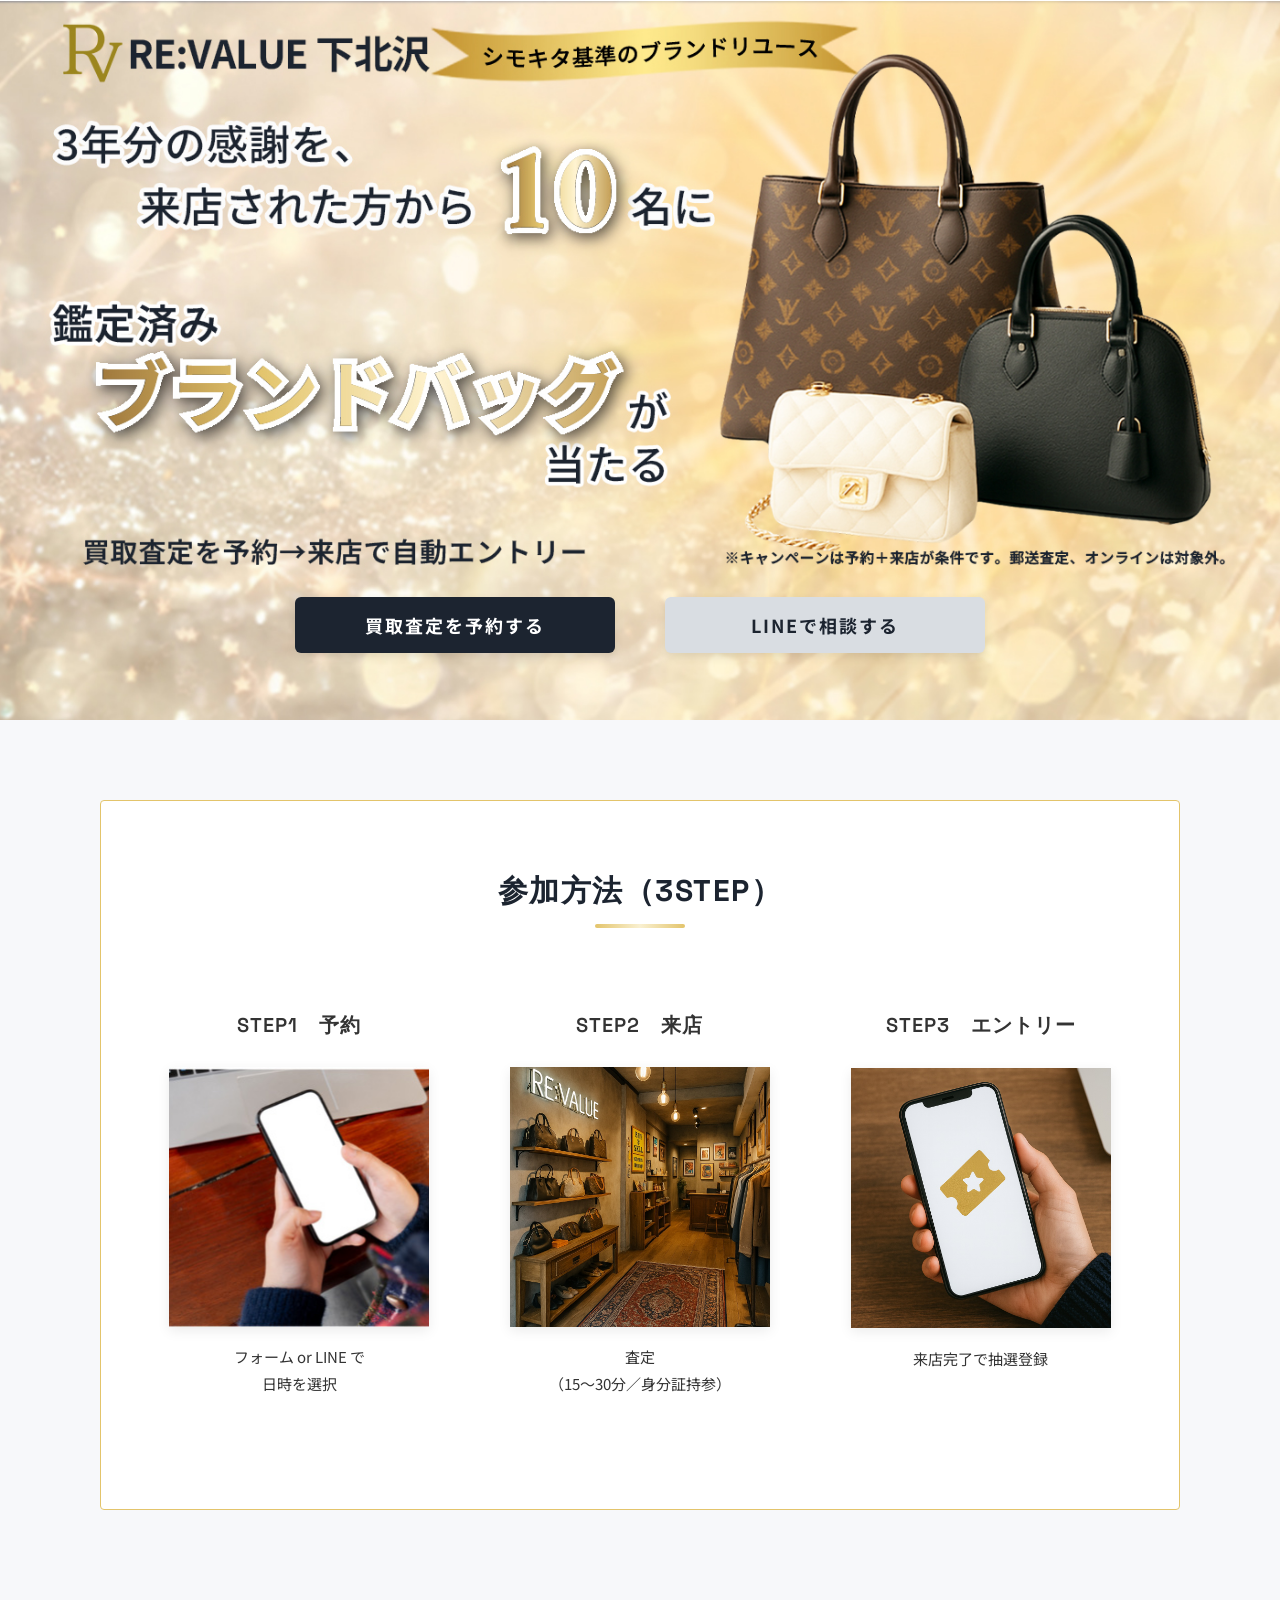
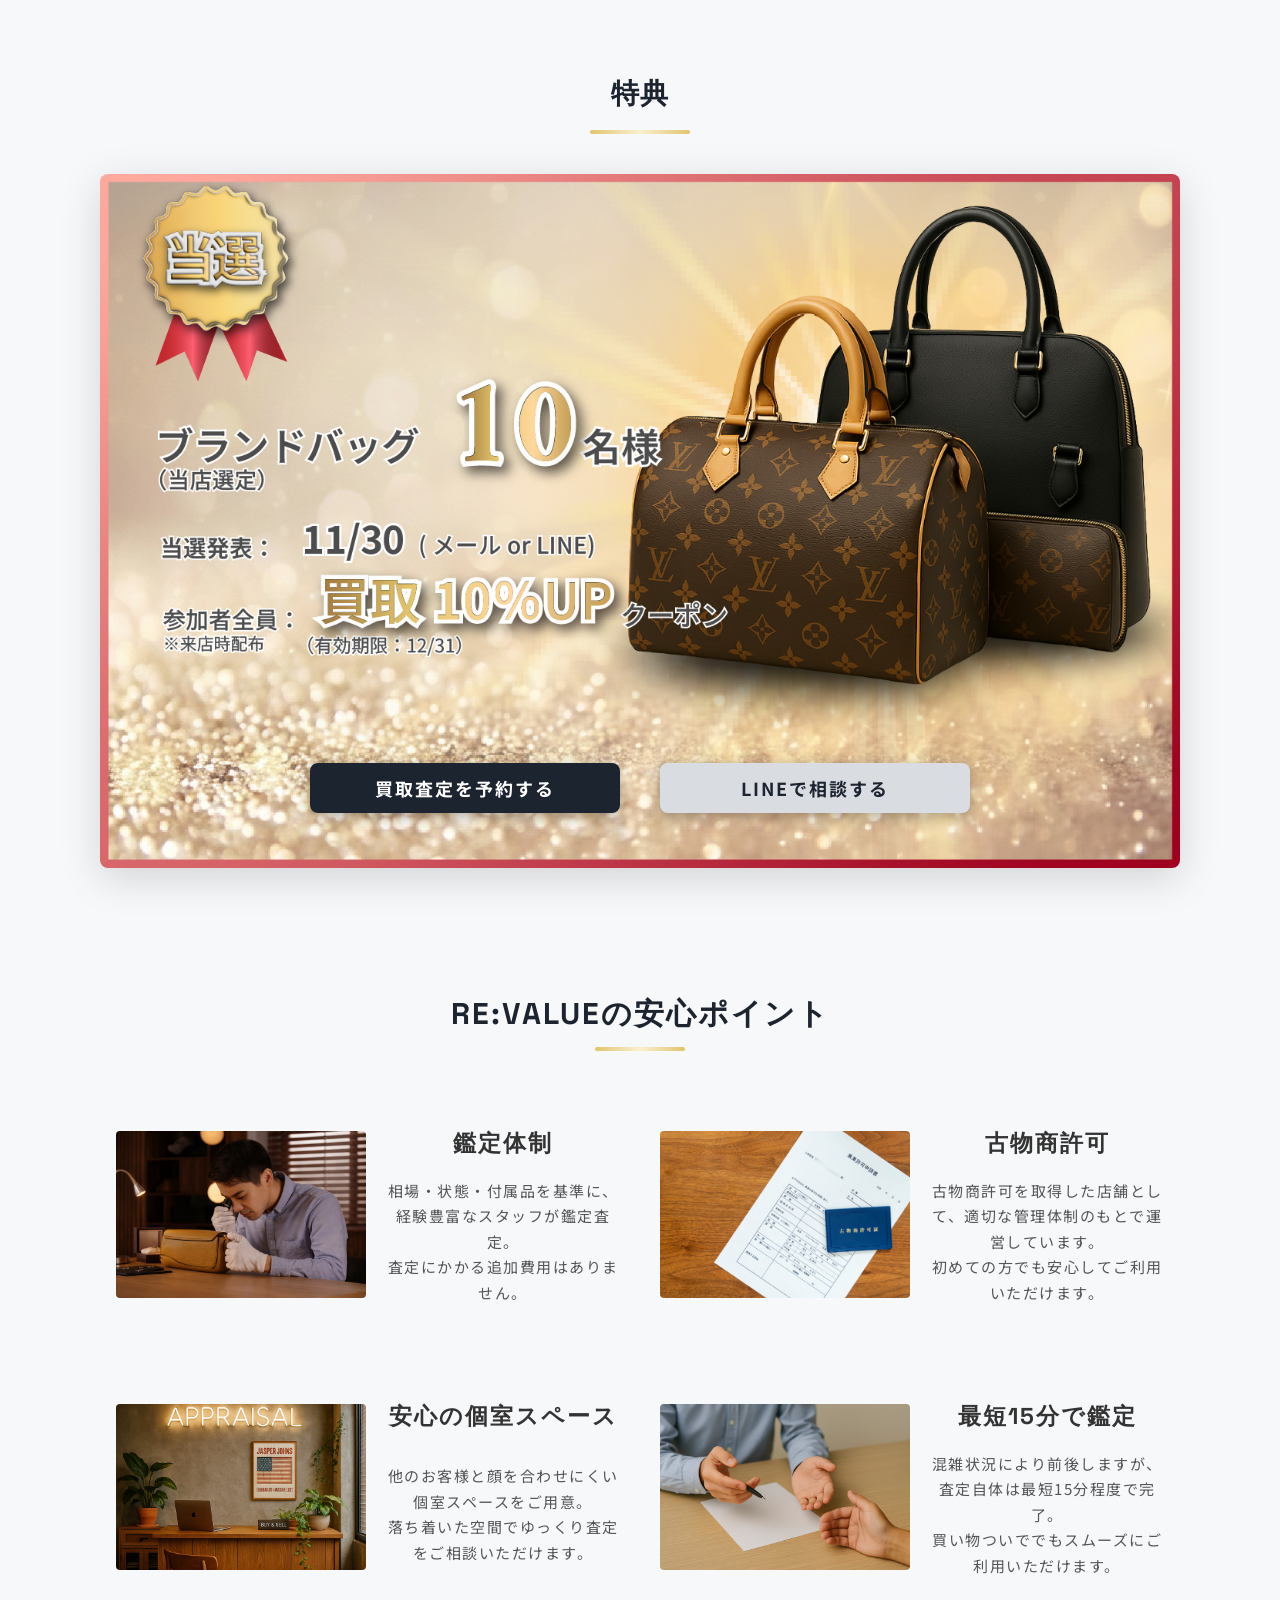
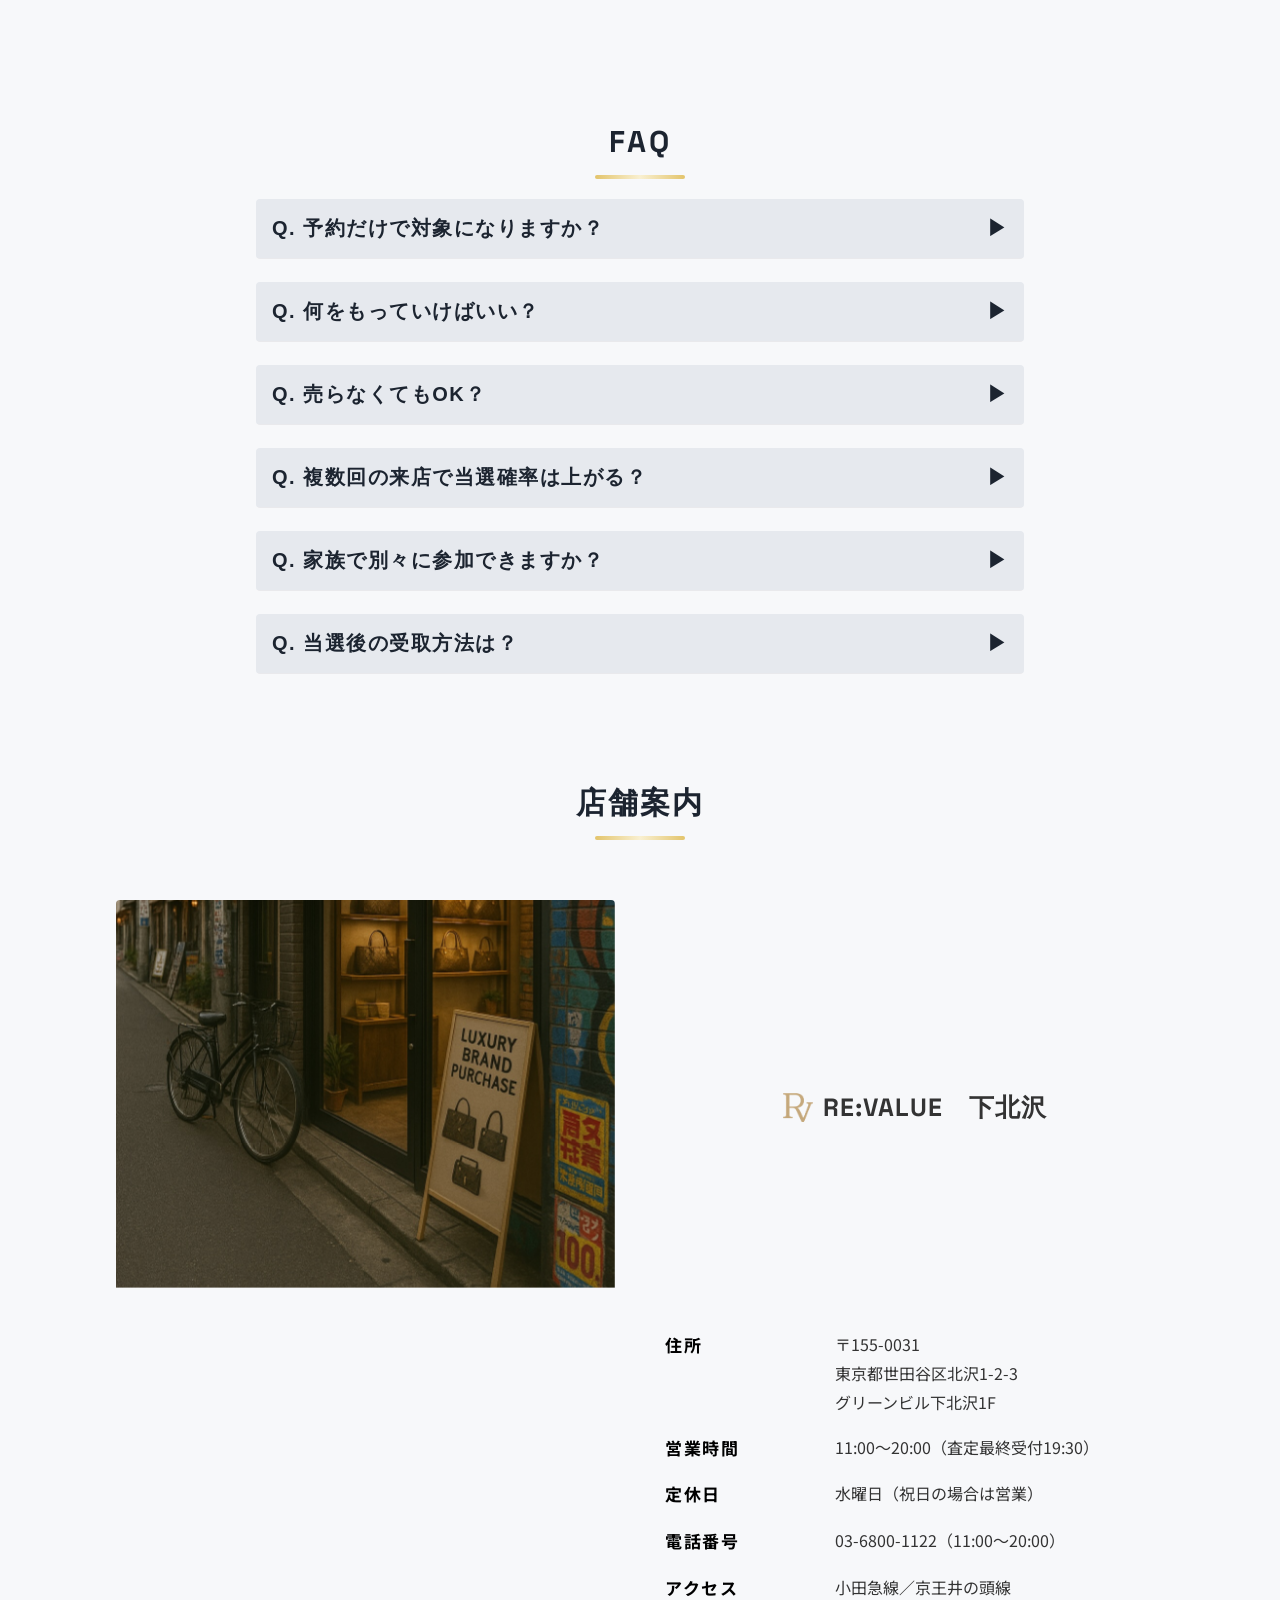
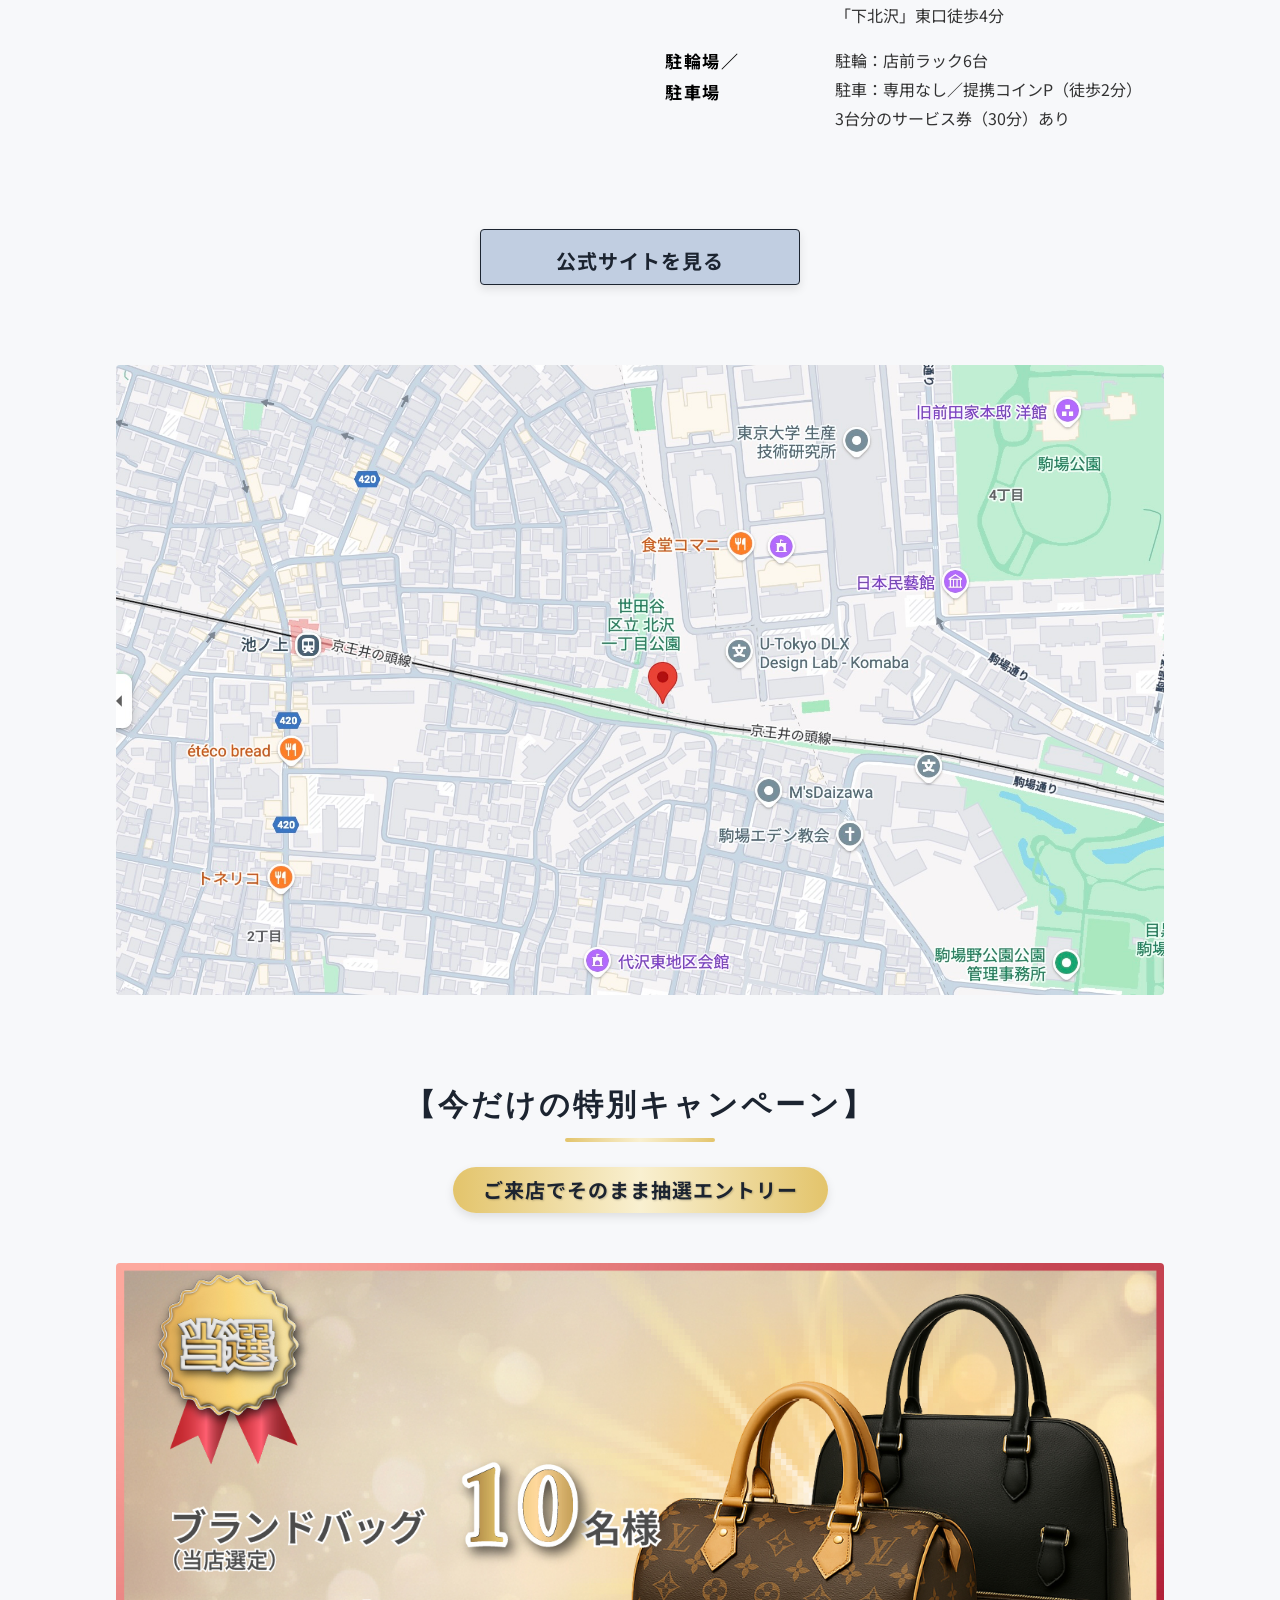
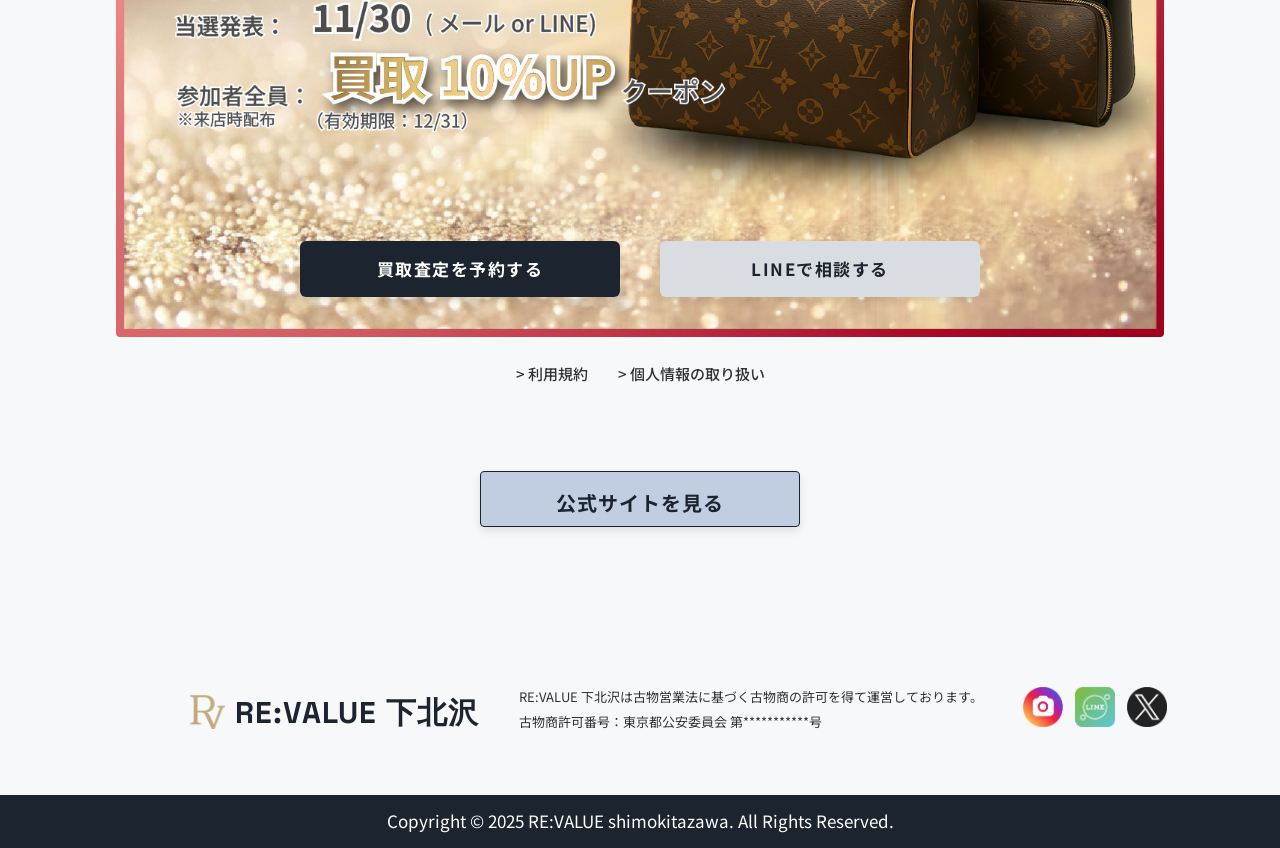
<file: index.html>
<!DOCTYPE html>
<html lang="ja">
<head>
  <meta charset="UTF-8">
  <meta name="viewport" content="width=device-width, initial-scale=1.0">
  <meta name="format-detection" content="telephone=no">
  <link rel="icon" href="images/favicon.ico" type="image/x-icon">

<!--　正規URL設定 -->
<link rel="canonical" href="https://shiori-a.github.io/re-value_lp/">

<!-- ▼ OGP -->
<meta property="og:title" content="RE:VALUE下北沢｜買取査定キャンペーン">
<meta property="og:description" content="来店で10名に鑑定済みブランドバッグが当たる。買取10%UPクーポンも配布中！">
<meta property="og:type" content="website">
<meta property="og:url" content="https://shiori-a.github.io/re-value_lp/">
<meta property="og:image" content="https://shiori-a.github.io/re-value_lp/images/ogp.jpg">
<meta property="og:site_name" content="RE:VALUE 下北沢">

<!-- Twitterカード -->
<meta name="twitter:card" content="summary_large_image">
<meta name="twitter:title" content="RE:VALUE下北沢｜買取査定キャンペーン">
<meta name="twitter:description" content="来店で10名に鑑定済みブランドバッグが当たる。買取10%UPクーポンも配布中。">
<meta name="twitter:image" content="https://shiori-a.github.io/re-value_lp/images/ogp.jpg">


  <title>RE:VALUE下北沢 | 買取査定キャンペーン｜来店で10名にブランドバッグが当たる</title>

  <meta name="description" content="RE:VALUE下北沢では、買取査定を予約して来店された方から10名に鑑定済みブランドバッグが当たるキャンペーンを実施中。参加者全員に買取10％UPクーポンを配布。予約はWEBまたはLINEから。">
  
  <!-- Webフォント（Google Fonts） -->
<link rel="preconnect" href="https://fonts.googleapis.com">
<link rel="preconnect" href="https://fonts.gstatic.com" crossorigin>
<link
  href="https://fonts.googleapis.com/css2?family=Noto+Sans+JP:wght@400;500;700&family=Space+Grotesk:wght@500;700&display=swap"
  rel="stylesheet">
  <!-- CSS -->
  <link rel="stylesheet" href="style.css">
</head>

<body>

<section class="fv">
  <div class="fv-container">
    <img src="images/fv5.jpg" alt="メインビジュアル" class="fv-image">
    
    <div class="fv-inner">
      <div class="fv-cta">
        <a href="reserve.html" class="cta-btn cta-main">買取査定を予約する</a>
        <a href="https://lin.ee/revalue_shimokita" class="cta-btn cta-line">LINEで相談する</a>
      </div>
    </div>
  </div>
</section>


<main class="site-main">
<section class="steps-wrapper">
  <div class="steps-box">
    <h2 class="steps-title">参加方法（3STEP）</h2>

    <!-- STEP1 -->
    <div class="step-item">
      <div class="step-text">
        <h3 class="step-label">STEP1　予約</h3>
        <p class="step-desc">
          フォーム or LINE で<br>
          日時を選択
        </p>
      </div>
      <img src="images/reserve.jpg"  class="step-img" alt="予約のイメージ">
    </div>

    <!-- STEP2 -->
    <div class="step-item">
      <div class="step-text">
        <h3 class="step-label">STEP2　来店</h3>
        <p class="step-desc">
          査定<br>
          （15〜30分／身分証持参）
        </p>
      </div>
      <img src="images/naisou.jpeg" class="step-img" alt="来店のイメージ" >
    </div>

    <!-- STEP3 -->
    <div class="step-item">
      <div class="step-text">
        <h3 class="step-label">STEP3　エントリー</h3>
        <p class="step-desc">
          来店完了で抽選登録
        </p>
      </div>
      <img src="images/entry.jpeg" class="step-img" alt="抽選登録のイメージ" >
    </div>

  </div>
</section>


<section class="benefit-wrapper">
    <h2 class="benefit-title">特典</h2>
 
    <div class="benefit-visual-unit">
      <img src="images/tokuten6.jpg" alt="特典バナー" class="benefit-banner-img">
      
      <div class="benefit-cta">
        <a href="reserve.html" class="cta-btn cta-main">買取査定を予約する</a>
        <a href="https://lin.ee/revalue_shimokita" class="cta-btn cta-line">LINEで相談する</a>
      </div>
    </div>
  
</section>


<section class="safety-section">

  <h2 class="safety-title">
    RE:VALUEの安心ポイント
    <span class="underline"></span>
  </h2>

  <!-- 1つ目 -->
  <div class="safety-item">
    <h3 class="safety-heading">鑑定体制</h3>
    <img src="images/kantei.jpeg"  class="safety-img" alt="鑑定体制">
    <p class="safety-text">
      相場・状態・付属品を基準に、経験豊富なスタッフが鑑定査定。<br>
      査定にかかる追加費用はありません。
    </p>
  </div>

  <!-- 2つ目 -->
  <div class="safety-item">
    <h3 class="safety-heading">古物商許可</h3>
    <img src="images/kobutsu.jpeg"  class="safety-img" alt="古物商許可">
    <p class="safety-text">
      古物商許可を取得した店舗として、適切な管理体制のもとで運営しています。<br>
      初めての方でも安心してご利用いただけます。
    </p>
  </div>

  <!-- 3つ目 -->
  <div class="safety-item">
    <h3 class="safety-heading">安心の個室スペース</h3>
    <img src="images/room1.jpeg" class="safety-img" alt="個室スペース">
    <p class="safety-text">
      他のお客様と顔を合わせにくい個室スペースをご用意。<br>
      落ち着いた空間でゆっくり査定をご相談いただけます。
    </p>
  </div>

  <!-- 4つ目 -->
  <div class="safety-item">
    <h3 class="safety-heading">最短15分で鑑定</h3>
    <img src="images/15min.jpeg"  class="safety-img" alt="最短15分で鑑定">
    <p class="safety-text">
      混雑状況により前後しますが、査定自体は最短15分程度で完了。<br>
      買い物ついででもスムーズにご利用いただけます。
    </p>
  </div>

</section>


<section class="faq-section">
  <h2 class="faq-title">FAQ</h2>

  <div class="faq-item">
    <button class="faq-question">
      <span>Q. 予約だけで対象になりますか？</span>
      <span class="faq-icon">▶︎</span>
    </button>
    <div class="faq-answer">
      <span class="bold">来店のうえ査定を受けた方のみ</span>対象です。
    </div>
  </div>

  <div class="faq-item">
    <button class="faq-question">
      <span>Q. 何をもっていけばいい？</span>
      <span class="faq-icon">▶︎</span>
    </button>
    <div class="faq-answer">
      査定品と<span class="bold">身分証</span>（運転免許・マイナ等）。箱・付属品があると評価が上がる場合があります。
    </div>
  </div>

  <div class="faq-item">
    <button class="faq-question">
      <span>Q. 売らなくてもOK？</span>
      <span class="faq-icon">▶︎</span>
    </button>
    <div class="faq-answer">
      <span class="bold">OK</span>。査定のみでも構いません（金額が合えばその場でご売却も可能）。
    </div>
  </div>

  <div class="faq-item">
    <button class="faq-question">
      <span>Q. 複数回の来店で当選確率は上がる？</span>
      <span class="faq-icon">▶︎</span>
    </button>
    <div class="faq-answer">
      <span class="bold">1人1エントリー</span>です。（複数来店でも1件に統合）。
    </div>
  </div>

  <div class="faq-item">
    <button class="faq-question">
      <span>Q. 家族で別々に参加できますか？</span>
      <span class="faq-icon">▶︎</span>
    </button>
    <div class="faq-answer">
      <span class="bold">同一世帯1件まで</span>です。
    </div>
  </div>

  <div class="faq-item">
    <button class="faq-question">
      <span>Q. 当選後の受取方法は？</span>
      <span class="faq-icon">▶︎</span>
    </button>
    <div class="faq-answer">
      店頭受取 or 送料無料配送。いずれも本人確認が必要です。
    </div>
  </div>

</section>


<section class="store-section">

  <h2 class="store-title">店舗案内</h2>

  <div class="store-wrapper">

    <h3 class="store-name">
    <img src="images/icon.png" alt="" class="store-icon">
    RE:VALUE　下北沢
  </h3>

 <div class="store-parallax-window">
  <img src="images/revalue.jpeg"  class="store-img js-parallax" alt="店舗外観">
  </div>

<div class="store-info">

  <div class="store-info-row">
    <span class="label">住所</span>
    <span class="value">
      〒155-0031<br>
      東京都世田谷区北沢1-2-3<br>
      グリーンビル下北沢1F
    </span>
  </div>

  <div class="store-info-row">
    <span class="label">営業時間</span>
    <span class="value">11:00〜20:00（査定最終受付19:30）</span>
  </div>

  <div class="store-info-row">
    <span class="label">定休日</span>
    <span class="value">水曜日（祝日の場合は営業）</span>
  </div>

  <div class="store-info-row">
    <span class="label">電話番号</span>
    <span class="value">03-6800-1122（11:00〜20:00）</span>
  </div>

  <div class="store-info-row">
    <span class="label">アクセス</span>
    <span class="value">
      小田急線／京王井の頭線<br>
      「下北沢」東口徒歩4分
    </span>
  </div>

  <div class="store-info-row">
    <span class="label">駐輪場／<br>駐車場</span>
    <span class="value">
      駐輪：店前ラック6台<br>
      駐車：専用なし／提携コインP（徒歩2分）<br>
      3台分のサービス券（30分）あり
    </span>
  </div>

</div>
</div>

  <a href="https://revalue-shop.jp/" target="_blank" class="cta-btn store-btn">
    公式サイトを見る
  </a>

  <img src="images/map.jpeg" class="store-map" alt="周辺地図" >

</section>


<section class="campaign-section">
  <h2 class="campaign-title">【今だけの特別キャンペーン】</h2>
  <p class="campaign-sub">ご来店でそのまま抽選エントリー</p>

    <div class="campaign-visual-unit">
      <img src="images/tokuten4.jpg" alt="キャンペーンバナー" class="campaign-banner-img">

      <div class="campaign-cta-container">
        <!-- 黒ボタン -->
        <a href="reserve.html" class="cta-btn cta-main fade-target">買取査定を予約する</a>

        <a href="https://lin.ee/revalue_shimokita" class="cta-btn cta-line fade-target line">LINEで相談する</a>
      </div>

  </div>

  <!-- 注意事項リンク -->
  <div class="campaign-links">
    <a href="terms.html" class="link-item">> 利用規約</a>
    <a href="privacy.html" class="link-item">> 個人情報の取り扱い</a>
  </div>

  <!-- 公式サイトボタン -->
  <a href="https://revalue-shop.jp/" class="cta-btn store-btn ">公式サイトを見る</a>
</section>


<footer class="footer-section">

  <!-- ロゴ -->
  <div class="footer-header">
    <a href="index.html" class="footer-logo-block">
      <img src="images/icon.png" alt="RE:VALUE ロゴ" class="rv-logo-footer">
      <h2 class="footer-store-name">RE:VALUE 下北沢</h2>
    </a>
  </div>

  <!-- 説明文 -->
   <div class="footer-text-block">
  <p class="footer-description">
    RE:VALUE 下北沢は古物営業法に基づく古物商の許可を得て運営しております。
  </p>
  <p class="footer-license">
    古物商許可番号：東京都公安委員会 第***********号
  </p>
  </div>

  <!-- SNSアイコン -->
  <div class="footer-sns">
    <a href="https://www.instagram.com/revalue_shimokita/"><img src="images/instagram.png" alt="Instagram"></a>
    <a href="https://lin.ee/revalue_shimokita"><img src="images/line.png" alt="LINE"></a>
    <a href="https://x.com/revalue_tokyo"><img src="images/x.png" alt="X"></a>
  </div>

</footer>
</main>

<!-- コピーライト（黒帯） -->
<div class="footer-copy">
  Copyright © 2025 RE:VALUE shimokitazawa. All Rights Reserved.
</div>




<script src="js/main.js" ></script>

</body>
</html>
</file>
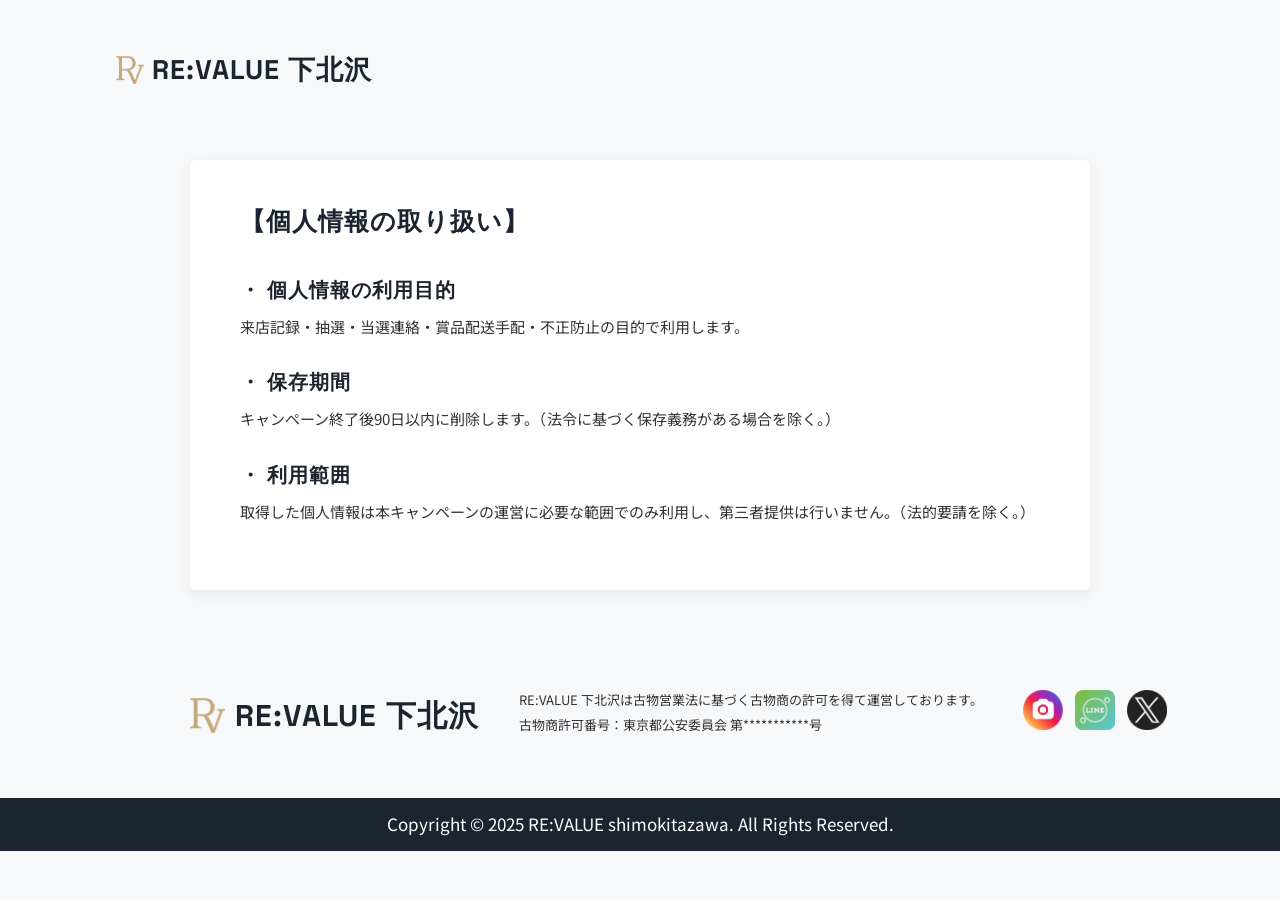
<file: privacy.html>
<!DOCTYPE html>
<html lang="ja">
<head>
  <meta charset="UTF-8">
  <meta name="viewport" content="width=device-width, initial-scale=1.0">
  <title>個人情報の取り扱い | RE:VALUE 下北沢</title>
  <meta name="description" content="RE:VALUE下北沢のプライバシーポリシー。個人情報の取り扱い方針について説明しています。">
<link rel="canonical" href="https://shiori-a.github.io/re-value_lp/privacy.html">

  <!-- Webフォント（Google Fonts） -->
<link rel="preconnect" href="https://fonts.googleapis.com">
<link rel="preconnect" href="https://fonts.gstatic.com" crossorigin>
<link
  href="https://fonts.googleapis.com/css2?family=Noto+Sans+JP:wght@400;500;700&family=Space+Grotesk:wght@500;700&display=swap"
  rel="stylesheet">
  <link rel="stylesheet" href="style.css">
  <link rel="icon" href="images/favicon.ico" type="image/x-icon">

</head>

<body class="subpage">

  <!-- ヘッダー（LPと同じ） -->
  <header class="header">
  <a href="index.html" class="header-logo-block">
    <img src="images/icon.png" alt="RE:VALUEロゴ" class="header-logo">
    <h1 class="header-title">RE:VALUE 下北沢</h1>
  </a>
</header>

  <!-- 規約ボックス -->
  <section class="terms-section">
    <div class="terms-box">

      <h2 class="terms-title">【個人情報の取り扱い】</h2>

      <div class="terms-block">
        <h3 class="terms-subtitle">・ 個人情報の利用目的</h3>
        <p>
          来店記録・抽選・当選連絡・賞品配送手配・不正防止の目的で利用します。
        </p>
      </div>

      <div class="terms-block">
        <h3 class="terms-subtitle">・ 保存期間</h3>
        <p>キャンペーン終了後90日以内に削除します。（法令に基づく保存義務がある場合を除く。）</p>
      </div>

      <div class="terms-block">
        <h3 class="terms-subtitle">・ 利用範囲</h3>
        <p>
          取得した個人情報は本キャンペーンの運営に必要な範囲でのみ利用し、第三者提供は行いません。（法的要請を除く。）
        </p>
      </div>

    </div><!-- /terms-box -->
  </section>

  <!-- フッター（LPと同じでOK） -->
<footer class="footer-section">

  <!-- ロゴ -->
  <div class="footer-header">
    <a href="index.html" class="footer-logo-block">
      <img src="images/icon.png" alt="RE:VALUE ロゴ" class="rv-logo-footer">
      <h2 class="footer-store-name">RE:VALUE 下北沢</h2>
    </a>  
  </div>

  <!-- 説明文 -->
   <div class="footer-text-block">
  <p class="footer-description">
    RE:VALUE 下北沢は古物営業法に基づく古物商の許可を得て運営しております。
  </p>
  <p class="footer-license">
    古物商許可番号：東京都公安委員会 第***********号
  </p>
  </div>

  <!-- SNSアイコン -->
  <div class="footer-sns">
    <a href="https://www.instagram.com/revalue_shimokita/"><img src="images/instagram.png" alt="Instagram"></a>
    <a href="https://lin.ee/revalue_shimokita"><img src="images/line.png" alt="LINE"></a>
    <a href="https://x.com/revalue_tokyo"><img src="images/x.png" alt="X"></a>
  </div>

</footer>

<!-- コピーライト（黒帯） -->
<div class="footer-copy">
  Copyright © 2025 RE:VALUE shimokitazawa. All Rights Reserved.
</div>

</body>
</html>
</file>
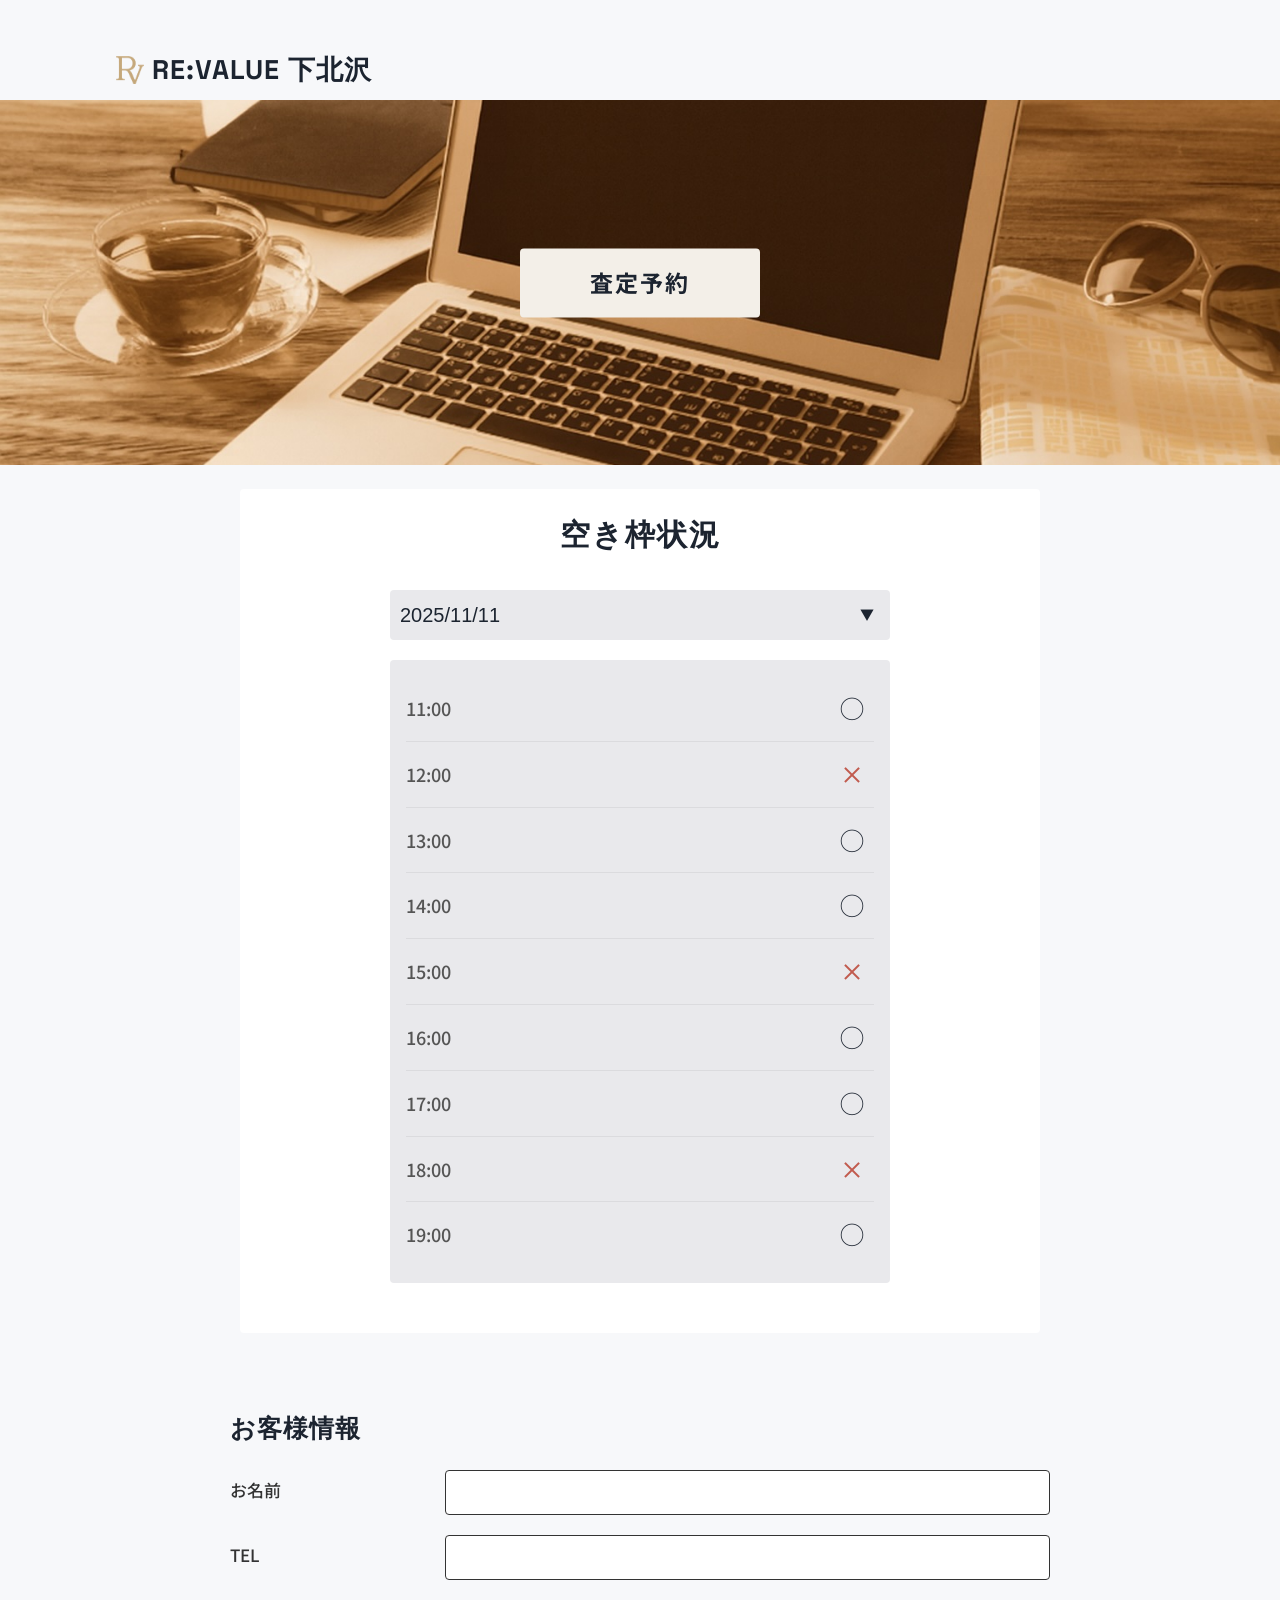
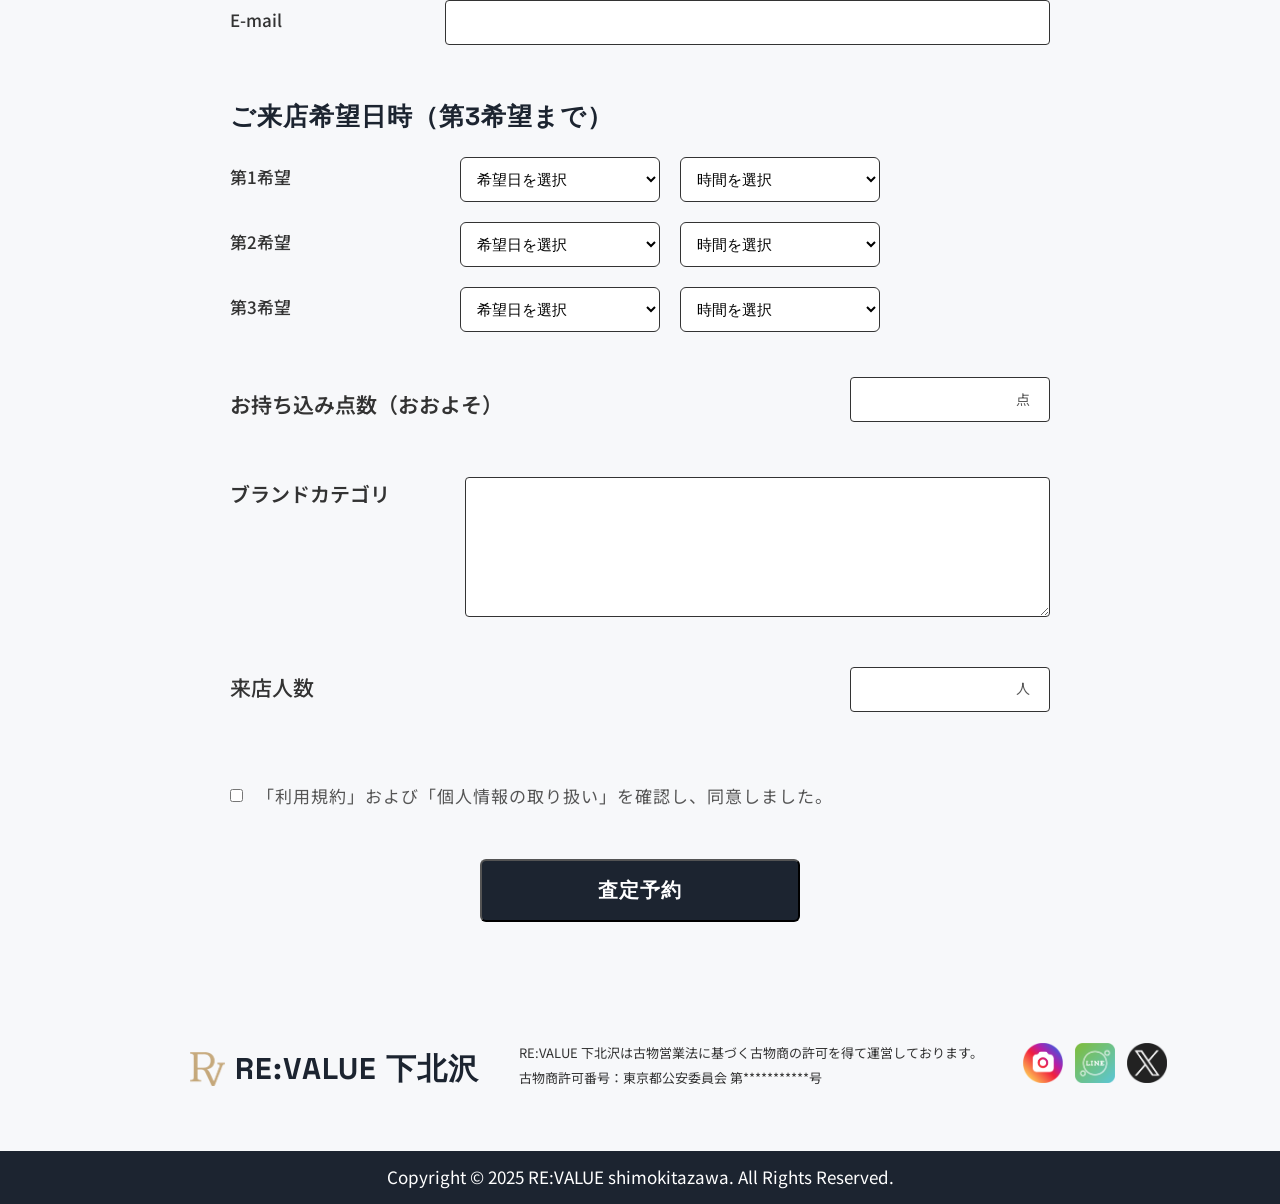
<file: reserve.html>
<!DOCTYPE html>
<html lang="ja">
<head>
  <meta charset="UTF-8">
  <meta name="viewport" content="width=device-width, initial-scale=1.0">
  <title>査定予約 | RE:VALUE 下北沢</title>
  <meta name="description" content="RE:VALUE下北沢の査定予約ページ。来店希望日時を選択して簡単に予約できます。キャンペーン参加には予約と来店が必要です。">
<link rel="canonical" href="https://shiori-a.github.io/re-value_lp/reserve.html">

  <!-- Webフォント（Google Fonts） -->
<link rel="preconnect" href="https://fonts.googleapis.com">
<link rel="preconnect" href="https://fonts.gstatic.com" crossorigin>
<link
  href="https://fonts.googleapis.com/css2?family=Noto+Sans+JP:wght@400;500;700&family=Space+Grotesk:wght@500;700&display=swap"
  rel="stylesheet">
  <link rel="stylesheet" href="style.css">
  <link rel="icon" href="images/favicon.ico" type="image/x-icon">

</head>

<body class="subpage">

  <!-- ヘッダー（LPと同じ） -->
  <header class="header">
  <a href="index.html" class="header-logo-block">
    <img src="images/icon.png" alt="RE:VALUEロゴ" class="header-logo">
    <h1 class="header-title">RE:VALUE 下北沢</h1>
  </a>
</header>

<!-- メインビジュアル -->
  <div class="reserve-hero">
    <img src="images/reserve_pc.jpeg"  class="reserve-hero-img" alt="査定予約">
    <div class="reserve-title">査定予約</div>
  </div>

  <section class="availability-section">

  <div class="availability-box">

    <h2 class="availability-title">空き枠状況</h2>

    <!-- 日付プルダウン -->
    <div class="date-select-box">
      <select id="date-select" class="date-select">
        <option value="2025-11-11">2025/11/11</option>
        <option value="2025-11-12">2025/11/12</option>
        <option value="2025-11-13">2025/11/13</option>
        <option value="2025-11-14">2025/11/14</option>
        <option value="2025-11-15">2025/11/15</option>
        <option value="2025-11-16">2025/11/16</option>
        <option value="2025-11-17">2025/11/17</option>
        <option value="2025-11-18">2025/11/18</option>
        <option value="2025-11-19">2025/11/19</option>
        <option value="2025-11-20">2025/11/20</option>
        <option value="2025-11-21">2025/11/21</option>
        <option value="2025-11-22">2025/11/22</option>
        <option value="2025-11-23">2025/11/23</option>
        <option value="2025-11-24">2025/11/24</option>
        <option value="2025-11-25">2025/11/25</option>
        <option value="2025-11-26">2025/11/26</option>
        <option value="2025-11-27">2025/11/27</option>
      </select>
    </div>

    <!-- 空き枠リスト -->
    <div class="time-list">
<div class="time-row"><span>11:00</span><span class="status">◯</span></div>
<div class="time-row"><span>12:00</span><span class="status">◯</span></div>
<div class="time-row"><span>13:00</span><span class="status">◯</span></div>
<div class="time-row"><span>14:00</span><span class="status">◯</span></div>
<div class="time-row"><span>15:00</span><span class="status">◯</span></div>
<div class="time-row"><span>16:00</span><span class="status">◯</span></div>
<div class="time-row"><span>17:00</span><span class="status">◯</span></div>
<div class="time-row"><span>18:00</span><span class="status">◯</span></div>
<div class="time-row"><span>19:00</span><span class="status">◯</span></div>
    </div>

  </div>

</section>

  <!-- 予約フォーム本体 -->
  <section class="reserve-form-section">

    <form id="reserve-form"
    action="https://formspree.io/f/mwpaenpw"
      method="POST">


      <!-- お客様情報 -->
      <h2 class="form-block-title">お客様情報</h2>

      <div class="form-row customer">
        <label>お名前</label>
        <input type="text"  name="name" required>
      </div>

      <div class="form-row customer">
        <label>TEL</label>
        <input type="tel" name="tel" required>
      </div>

      <div class="form-row customer">
        <label>E-mail</label>
        <input type="email" name="email" required>
      </div>

      <!-- 来店希望日時 -->
      <h2 class="form-block-title">ご来店希望日時（第3希望まで）</h2>

      <div class="form-row double">
        <label>第1希望</label>
        <select name="date1" required>
          <option>希望日を選択</option>
          <option>2025/11/11</option>
          <option>2025/11/12</option>
          <option>2025/11/13</option>
          <option>2025/11/14</option>
          <option>2025/11/15</option>
          <option>2025/11/16</option>
          <option>2025/11/17</option>
          <option>2025/11/18</option>
          <option>2025/11/19</option>
          <option>2025/11/20</option>
          <option>2025/11/21</option>
          <option>2025/11/22</option>
          <option>2025/11/23</option>
          <option>2025/11/24</option>
          <option>2025/11/25</option>
          <option>2025/11/26</option>
          <option>2025/11/27</option>

          
        </select>

        <select name="time1" required>
          <option>時間を選択</option>
          <option>11:00</option>
          <option>12:00</option>
          <option>13:00</option>
          <option>14:00</option>
          <option>15:00</option>
          <option>16:00</option>
          <option>17:00</option>
          <option>18:00</option>
          <option>19:00</option>
        </select>
      </div>

      <div class="form-row double">
        <label>第2希望</label>
        <select name="date2">
          <option>希望日を選択</option>
          <option>2025/11/11</option>
          <option>2025/11/12</option>
          <option>2025/11/13</option>
          <option>2025/11/14</option>
          <option>2025/11/15</option>
          <option>2025/11/16</option>
          <option>2025/11/17</option>
          <option>2025/11/18</option>
          <option>2025/11/19</option>
          <option>2025/11/20</option>
          <option>2025/11/21</option>
          <option>2025/11/22</option>
          <option>2025/11/23</option>
          <option>2025/11/24</option>
          <option>2025/11/25</option>
          <option>2025/11/26</option>
          <option>2025/11/27</option>

        </select>
        <select name="time2">
          <option>時間を選択</option>
          <option>11:00</option>
          <option>12:00</option>
          <option>13:00</option>
          <option>14:00</option>
          <option>15:00</option>
          <option>16:00</option>
          <option>17:00</option>
          <option>18:00</option>
          <option>19:00</option>

        </select>
      </div>

      <div class="form-row double">
        <label>第3希望</label>
        <select name="date3">
          <option>希望日を選択</option>
          <option>2025/11/11</option>
          <option>2025/11/12</option>
          <option>2025/11/13</option>
          <option>2025/11/14</option>
          <option>2025/11/15</option>
          <option>2025/11/16</option>
          <option>2025/11/17</option>
          <option>2025/11/18</option>
          <option>2025/11/19</option>
          <option>2025/11/20</option>
          <option>2025/11/21</option>
          <option>2025/11/22</option>
          <option>2025/11/23</option>
          <option>2025/11/24</option>
          <option>2025/11/25</option>
          <option>2025/11/26</option>
          <option>2025/11/27</option>

        </select>
        <select name="time3">
          <option>時間を選択</option>
          <option>11:00</option>
          <option>12:00</option>
          <option>13:00</option>
          <option>14:00</option>
          <option>15:00</option>
          <option>16:00</option>
          <option>17:00</option>
          <option>18:00</option>
          <option>19:00</option>

        </select>
      </div>

      <!-- お持ち込み点数 -->
      <div class="form-row carry-row">
        <label>お持ち込み点数（おおよそ）</label>
        <input type="number" name="item_count" required>
      </div>

      <!-- ブランドカテゴリ -->
      <div class="form-row brand">
        <label>ブランドカテゴリ</label>
        <textarea name="categoly"></textarea>
      </div>

      <!-- 来店人数 -->
      <div class="form-row people-count ">
        <label>来店人数</label>
        <input type="number" name="visitor_count" required>
      </div>


      <!-- 規約チェック -->
      <div class="form-check">
        <input type="checkbox" name="agree" required>
        <label>「利用規約」および「個人情報の取り扱い」を確認し、同意しました。</label>
      </div>

      <!-- ボタン -->
      <button type="submit" class="form-submit-btn">査定予約</button>
      <div id="message" class="form-thanks"></div>
    </form>

  </section>

  <footer class="footer-section">

  <!-- ロゴ -->
  <div class="footer-header">
    <a href="index.html" class="footer-logo-block">
      <img src="images/icon.png" alt="RE:VALUE ロゴ" class="rv-logo-footer">
      <h2 class="footer-store-name">RE:VALUE 下北沢</h2>
    </a>
   </div> 

  <!-- 説明文 -->
   <div class="footer-text-block">
  <p class="footer-description">
    RE:VALUE 下北沢は古物営業法に基づく古物商の許可を得て運営しております。
  </p>
  <p class="footer-license">
    古物商許可番号：東京都公安委員会 第***********号
  </p>
  </div>

  <!-- SNSアイコン -->
  <div class="footer-sns">
    <a href="https://www.instagram.com/revalue_shimokita/"><img src="images/instagram.png" alt="Instagram"></a>
    <a href="https://lin.ee/revalue_shimokita"><img src="images/line.png" alt="LINE"></a>
    <a href="https://x.com/revalue_tokyo"><img src="images/x.png" alt="X"></a>
  </div>

</footer>

<!-- コピーライト（黒帯） -->
<div class="footer-copy">
  Copyright © 2025 RE:VALUE shimokitazawa. All Rights Reserved.
</div>

<script src="js/main.js" defer></script>

</body>
</html>
</file>
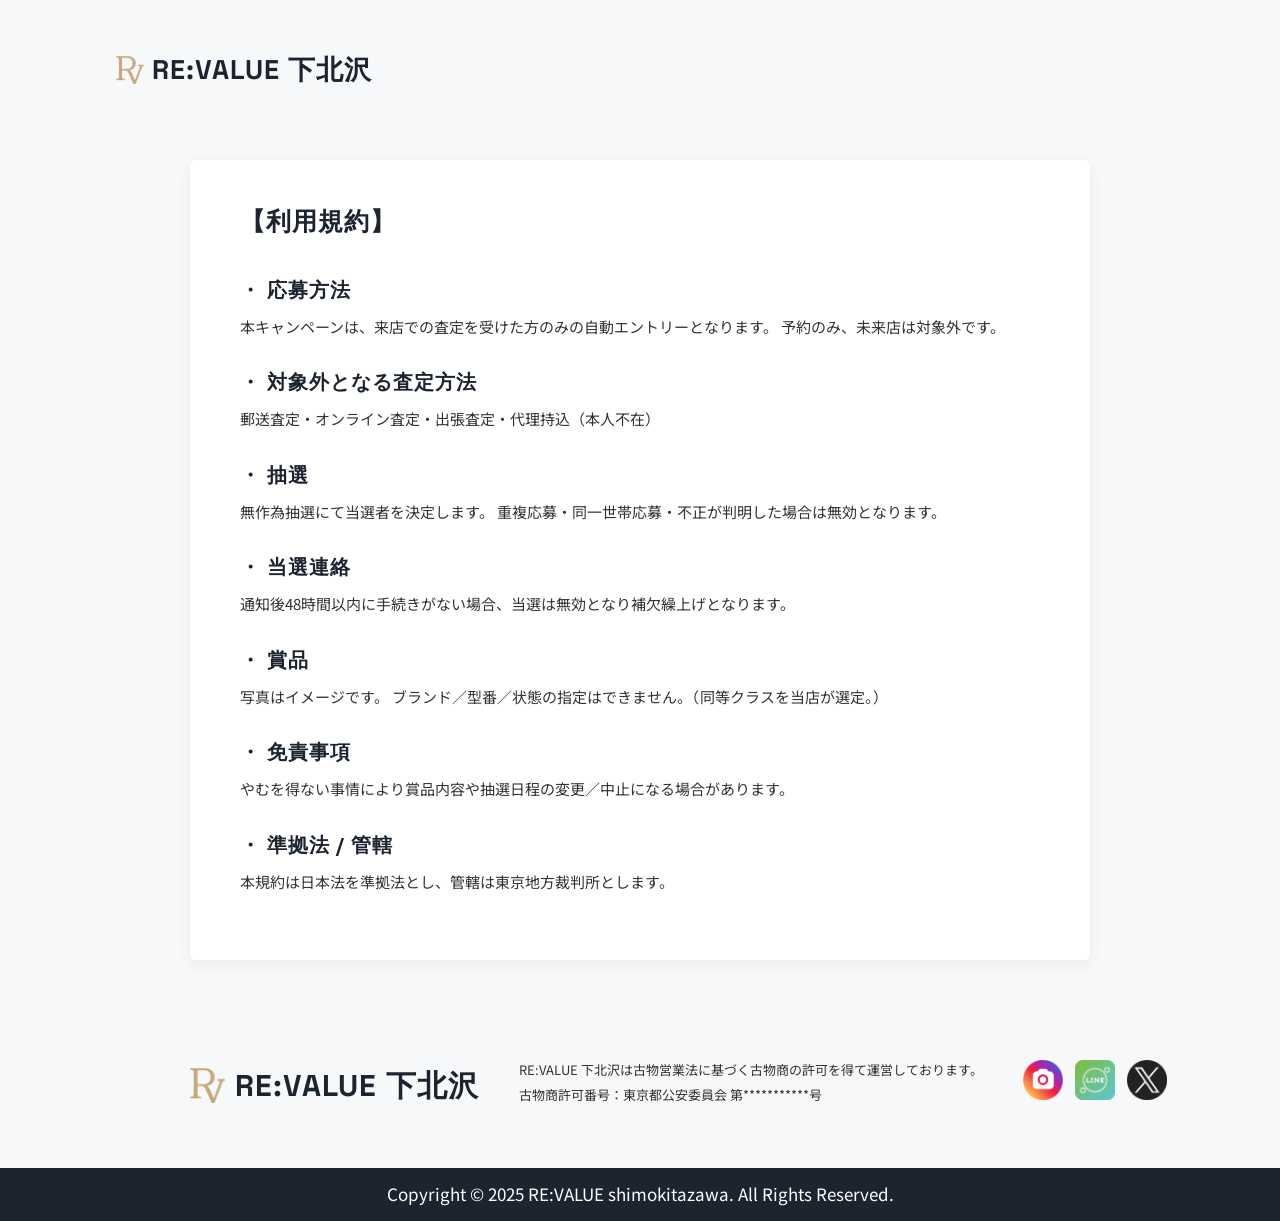
<file: terms.html>
<!DOCTYPE html>
<html lang="ja">
<head>
  <meta charset="UTF-8">
  <meta name="viewport" content="width=device-width, initial-scale=1.0">
  <title>利用規約 | RE:VALUE 下北沢</title>
  <meta name="description" content="RE:VALUE下北沢のキャンペーン利用規約ページです。応募条件・注意事項・免責事項をご確認いただけます。">
<link rel="canonical" href="https://shiori-a.github.io/re-value_lp/terms.html">

  <!-- Webフォント（Google Fonts） -->
<link rel="preconnect" href="https://fonts.googleapis.com">
<link rel="preconnect" href="https://fonts.gstatic.com" crossorigin>
<link
  href="https://fonts.googleapis.com/css2?family=Noto+Sans+JP:wght@400;500;700&family=Space+Grotesk:wght@500;700&display=swap"
  rel="stylesheet">
  <link rel="stylesheet" href="style.css">
  <link rel="icon" href="images/favicon.ico" type="image/x-icon">

</head>

<body class="subpage">

  <!-- ヘッダー（LPと同じ） -->
  <header class="header">
  <a href="index.html" class="header-logo-block">
    <img src="images/icon.png" alt="RE:VALUEロゴ" class="header-logo">
    <h1 class="header-title">RE:VALUE 下北沢</h1>
  </a>
</header>

  <!-- 規約ボックス -->
  <section class="terms-section">
    <div class="terms-box">

      <h2 class="terms-title">【利用規約】</h2>

      <div class="terms-block">
        <h3 class="terms-subtitle">・ 応募方法</h3>
        <p>
          本キャンペーンは、来店での査定を受けた方のみの自動エントリーとなります。
          予約のみ、未来店は対象外です。
        </p>
      </div>

      <div class="terms-block">
        <h3 class="terms-subtitle">・ 対象外となる査定方法</h3>
        <p>郵送査定・オンライン査定・出張査定・代理持込（本人不在）</p>
      </div>

      <div class="terms-block">
        <h3 class="terms-subtitle">・ 抽選</h3>
        <p>
          無作為抽選にて当選者を決定します。
          重複応募・同一世帯応募・不正が判明した場合は無効となります。
        </p>
      </div>

      <div class="terms-block">
        <h3 class="terms-subtitle">・ 当選連絡</h3>
        <p>
          通知後48時間以内に手続きがない場合、当選は無効となり補欠繰上げとなります。
        </p>
      </div>

      <div class="terms-block">
        <h3 class="terms-subtitle">・ 賞品</h3>
        <p>
          写真はイメージです。
          ブランド／型番／状態の指定はできません。（同等クラスを当店が選定。）
        </p>
      </div>

      <div class="terms-block">
        <h3 class="terms-subtitle">・ 免責事項</h3>
        <p>
          やむを得ない事情により賞品内容や抽選日程の変更／中止になる場合があります。
        </p>
      </div>

      <div class="terms-block">
        <h3 class="terms-subtitle">・ 準拠法 / 管轄</h3>
        <p>
          本規約は日本法を準拠法とし、管轄は東京地方裁判所とします。
        </p>
      </div>

    </div><!-- /terms-box -->
  </section>

  <!-- フッター（LPと同じでOK） -->
<footer class="footer-section">

  <!-- ロゴ -->
  <div class="footer-header">
    <a href="index.html" class="footer-logo-block">
      <img src="images/icon.png" alt="RE:VALUE ロゴ" class="rv-logo-footer">
      <h2 class="footer-store-name">RE:VALUE 下北沢</h2>
    </a>  
  </div>

  <!-- 説明文 -->
   <div class="footer-text-block">
  <p class="footer-description">
    RE:VALUE 下北沢は古物営業法に基づく古物商の許可を得て運営しております。
  </p>
  <p class="footer-license">
    古物商許可番号：東京都公安委員会 第***********号
  </p>

  </div>

  <!-- SNSアイコン -->
  <div class="footer-sns">
    <a href="https://www.instagram.com/revalue_shimokita/"><img src="images/instagram.png" alt="Instagram"></a>
    <a href="https://lin.ee/revalue_shimokita"><img src="images/line.png" alt="LINE"></a>
    <a href="https://x.com/revalue_tokyo"><img src="images/x.png" alt="X"></a>
  </div>

</footer>

<!-- コピーライト（黒帯） -->
<div class="footer-copy">
  Copyright © 2025 RE:VALUE shimokitazawa. All Rights Reserved.
</div>

</body>
</html>
</file>
<file: style.css>
* {
  margin: 0;
  padding: 0;
  box-sizing: border-box;
}

a {
  text-decoration: none;
  color: inherit;
}

a[href^="tel:"],
a[href^="mailto:"] {
  text-decoration: none;
  color: inherit;
}

.value, .store-info-row span {
  text-decoration: none !important;
}


html {
  font-size: 62.5%;
}

body {
  font-family: "Noto Sans JP", sans-serif;
  color: #555;
  background: #F7F8FA;
  line-height: 1.7;  /* 読みやすい標準値に調整 */
}

h1, h2 {
  font-family: "Space Grotesk", sans-serif;
  color: #1C2430;
  letter-spacing: 0.1rem;
  font-size: 2.3rem;
}

h3{
  font-family: "Space Grotesk", sans-serif;
  color: #333;
  letter-spacing: 0.1rem;
  font-size: 1.7rem;
}

/* ヘッダー */
.header {
  height: 60px;             /* 背景画像とのズレ防止！ */
  display: flex;
  align-items: center;
  padding: 0 1.6rem;
  margin-top: 2rem;
}



.header-logo-block {
  display: flex;
  align-items: center;
  gap: 8px;                 /* ロゴと文字の間の余白 */
}

.header-logo-block,
.footer-logo-block {
  display: flex;
  align-items: center;
  gap: 0.8rem;
  text-decoration: none;      /* 下線なし */
  color: inherit;             /* テキスト色そのまま */
}

.header-logo-block img,
.footer-logo-block img {
  display: block;
}


.header-logo {
  width: 28px;              /* RVアイコンのSP最適サイズ */
  height: auto;
}

.header-title {
  font-size: 2.2rem;
  font-weight: 700;
}


/* --- ファーストビュー全体 --- */
.fv {
  width: 100%;
  background-color: #fff;
}

.fv-container {
  width: 100%;
  position: relative; /* 子要素（fv-inner）の基準になる */
  line-height: 0;     /* 画像の下にできる謎の隙間を消す */
}

.fv-image {
  width: 100%;
  height: auto;       /* 比率はブラウザが自動計算してくれる */
  display: block;
}

.fv-inner {
  position: absolute;
  /* マイナスを使わず、プラスの値で「下からどのくらい浮かせるか」を指定 */
  bottom: 30px; 
  
  left: 0;
  right: 0;
  margin: auto;
  
  width: 100%;
  max-width: 380px;
  padding: 0 20px;
  box-sizing: border-box;
  display: flex;
  flex-direction: column;
  align-items: center;
  z-index: 10;
}
/* --- 【重要】ここがポイント：ボタン2つを包むエリア --- */
.fv-cta {
  width: 100%;
  max-width: 360px;
  padding: 20px; /* 背景画像が見えるように内側に余白を作る */
  
}

/* --- ボタン共通設定（元の色と形を維持） --- */
.cta-btn {
  display: flex;
  align-items: center;
  justify-content: center;
  width: 100%;
  height: 56px;
  border-radius: 6px;
  font-size: 1.65rem;
  font-weight: bold;
  text-decoration: none;
  letter-spacing: 0.1rem;
  box-shadow: 0 4px 10px rgba(0, 0, 0, 0.1);
  transition: opacity 0.3s;
}

/* すべてのCTAボタンの初期状態 */
.cta-btn {
  opacity: 0;
  transform: translateY(30px);
  transition: opacity 1.2s ease-out, transform 1.2s ease-out;
}

/* 表示された時（JSでこのクラスが付与される） */
.cta-btn.is-visible {
  opacity: 1;
  transform: translateY(0);
}

/* FV（ファーストビュー）にあるボタンだけ、少し遅らせて高級感を出す */
.fv .cta-btn.is-visible {
  transition-delay: 0.5s;
}

/* --- メインボタン（元の紺色） --- */
.cta-main {
  background-color: #1C2430;
  color: #fff;
  font-size: 1.7rem;
  letter-spacing: 0.2rem;
  margin-bottom: 2rem;
}

/* --- LINEボタン（元のグレー） --- */
.cta-line {
  background-color: #D9DDE2;
  color: #1C2430;
  margin-bottom: 0; 
  font-size: 1.7rem;
  letter-spacing: 0.2rem;
}


/* 外側の背景（bodyで設定しているなら不要） */
.steps-wrapper {
  padding: 48px 20px;
}

/* 中央の白ボックス */
.steps-box {
  background-color: #FFFFFF;
  border: 0.15rem solid #E3C46B; /* ゴールド */
  border-radius: 0.4rem;
  padding: 40px 20px;
}

/* タイトル */
.steps-title {
  font-weight: 700;
  letter-spacing: 0.15rem;
  text-align: center;
  margin-bottom: 50px;
  position: relative;
  display: block;
}

/* 各項目のタイトルとアイテム全体：アニメーションをつける */
.step-label,
.step-text ,
.step-img {
  opacity: 0;
  transform: translateY(30px);
  transition: all 0.8s ease-out;
}

.step-label.is-visible{
  transition-delay: 0s;
}

.step-text.is-visible,
.step-img.is-visible {
  transition-delay: 0.5s;
}

.step-label.is-visible,
.step-text.is-visible,
.step-img.is-visible {
  opacity: 1;
  transform: translateY(0);
}

/* タイトルの下に金色の二重線を入れる */
.steps-title::after {
  content: '';
  display: block;
  width: 90px;
  height: 4px;
  background: linear-gradient(90deg, #E3C46B, #f9f0d1, #E3C46B);
  margin: 8px auto 0;
  border-radius: 2px;
}

/* STEPの並び（SP用） */
.step-item {
  display: flex;
  justify-content: space-between;
  align-items: flex-start;
  margin-bottom: 48px;
}

/* 左側テキスト */
.step-text {
  width: 55%;
}

.step-label {
  font-weight: 600;
  margin-bottom: 12px;
}

.step-desc {
  font-size: 1.4rem;
  line-height: 1.6;
  color: #333333;
}

/* 右側画像 */
.step-img {
  width: 40%;
  aspect-ratio: 1 / 1; /* 同じ正方形に揃う */
  object-fit: cover;
  box-shadow: 0 0.4rem 1.2rem rgba(0,0,0,0.08);
}


/* セクション全体 */
.benefit-wrapper {
  padding: 40px 20px;
}

/* タイトル：参加方法と同じデザイン */
.benefit-title {
  text-align: center;
  font-weight: 700;
  letter-spacing: 0.15rem;
  margin-bottom: 30px; /* 画像との間隔 */
  position: relative;
  display: block;
}

/* タイトル下の金線（参加方法と共通） */
.benefit-title::after {
  content: '';
  display: block;
  width: 90px;
  height: 4px;
  background: linear-gradient(90deg, #E3C46B, #f9f0d1, #E3C46B);
  margin: 8px auto 0;
  border-radius: 2px;
}

/* 画像とボタンを包むエリア */
.benefit-visual-unit {
  position: relative;
  width: 100%;
  line-height: 0;
}

.benefit-banner-img {
  width: 100%;
  height: auto;
  border-radius: 4px; /* 少し角丸にするとバナーが綺麗に見えます */
}

/* ボタンを包むエリア：画像の上に絶対配置 */
.benefit-cta {
  position: absolute;
  bottom: 25px; /* Photoshop画像の余白に合わせて調整 */
  left: 0;
  right: 0;
  padding: 0 20px;
  display: flex;
  flex-direction: column; /* 縦に並べる */
  gap: 10px; /* ボタン同士の隙間 */
  align-items: center;
}

/* 共通のボタン設定 */
.benefit-cta .cta-btn {
  width: 100%;
  max-width: 320px;
  height: 50px; /* FVと合わせる */
  display: flex;
  align-items: center;
  justify-content: center;
  text-decoration: none;
  font-weight: 700;
  border-radius: 8px;
  font-size: 1.5rem;
}



/*安心ポイント*/
.safety-section {
  padding: 4rem 1.6rem;
  text-align: center;  /* ← セクション全体を中央揃えに */
}

/* タイトル */
.safety-title {
  font-size: 2rem;
  font-weight: 700;
  display: inline-block;  /* ← ゴールドラインを中央に揃えるため */
  margin-bottom: 4rem;
  position: relative;
}

.safety-title::after {
  content: '';
  display: block;
  width: 90px;
  height: 4px;
  background: linear-gradient(90deg, #E3C46B, #f9f0d1, #E3C46B);
  margin: 8px auto 0;
  border-radius: 2px;
}
/* 各項目 */
.safety-item {
  margin-bottom: 5rem;
}

/* 小タイトル */
.safety-heading {
  font-size: 1.8rem;
  font-weight: 700;
  margin-bottom: 1.6rem;
  letter-spacing: 0.2rem;
}

/* 画像 */
.safety-img {
  width: 100%;
  border-radius: 0.4rem;
  margin-bottom: 1.6rem;
}

/* 画像の初期状態：少し下げて透明にする */
.safety-img {
  opacity: 0;
  transform: translateY(20px);
  transition: opacity 1.0s ease-out, transform 1.0s ease-out;
}

/* JSでクラスがついた時の状態 */
.safety-img.is-visible {
  opacity: 1;
  transform: translateY(0);
}

/* テキスト */
.safety-text {
  font-size: 1.2rem;
  line-height: 1.8;
  color: #555;
  margin: 0 auto;
  max-width: 28rem;  /* ← 文章の横幅を適度に狭めて読みやすく */
  letter-spacing: 0.1rem;
}


.faq-section {
  padding: 4rem 1.6rem;
}

.faq-title {
  text-align: center;
  font-weight: 700;
  margin-bottom: 2rem;
  letter-spacing: 0.15rem;
}

.faq-title::after {
  content: '';
  display: block;
  width: 90px;
  height: 4px;
  background: linear-gradient(90deg, #E3C46B, #f9f0d1, #E3C46B);
  margin: 8px auto 0;
  border-radius: 2px;
}


/* 各Qボタン */
.faq-item {
  margin-bottom: 1.2rem;
  border-radius: 0.4rem;
  overflow: hidden;
}

.faq-question {
  width: 100%;
  background: #e6e9ee;
  border: none;
  padding: 1.6rem;
  font-size: 1.6rem;
  font-weight: 600;
  display: flex;
  justify-content: space-between;
  align-items: center;
  cursor: pointer;
  color: #1C2430;
}

.faq-question span{
  color: #1C2430;
}

/* ▼アイコン */
.faq-icon {
  transition: transform 0.2s ease;
}

/* A部分（最初は閉じる） */
.faq-answer {
  background: #fff;
  padding: 0 1.6rem;
  font-size: 1.5rem;
  line-height: 1.7;
  color: #555;
  height: 0;
  overflow: hidden;
  transition: height 0.25s ease;
  border-left: 0.1rem solid #E9E9EC;
  border-right: 0.1rem solid #E9E9EC;
  border-bottom: 0.1rem solid #E9E9EC;
}

/* 開いた時の状態 */
.faq-item.open .faq-answer {
  padding-top: 1.6rem;
  padding-bottom:5rem;
}

.bold{
  font-weight: 700;
}

.store-section {
  padding: 4rem 1.6rem;
}

/* セクションタイトル */
.store-title {
  text-align: center;
  font-weight: 700;
  margin-bottom: 2rem;
  letter-spacing: 0.15rem;
}

.store-title::after {
  content: '';
  display: block;
  width: 90px;
  height: 4px;
  background: linear-gradient(90deg, #E3C46B, #f9f0d1, #E3C46B);
  margin: 8px auto 0;
  border-radius: 2px;
}


/* 店舗名 */
.store-name {
  display: flex;
  justify-content: center;
  align-items: center;
  font-size: 1.8rem;
  font-weight: 700;
  margin-bottom: 2rem;
  gap: 1rem;
}

.store-icon{
  width: 2.5rem;
  height: auto;
  display: block;
}

/* 店舗外観写真 */
/* パララックスの窓（外枠） */
.store-parallax-window {
  width: 100%;
  height: 350px; /* スマホでの表示高さ */
  overflow: hidden; /* はみ出た部分を隠す */
  position: relative;
  border-radius: 0.4rem;
  margin-bottom: 3rem;
}

/* 中の画像 */
.store-img {
  position: absolute;
  top: -10%;
  left: 0;
  width: 100%;
  height: 160%; /* 枠より大きくして、上下に動く余裕を作る */
  object-fit: cover;
  will-change: transform; /* アニメーションを滑らかにする */
  margin-bottom: 0; /* window側で管理するので0に */
  }
  
  .store-info {
  font-size: 1.3rem;
  line-height: 1.8;
  color: #333;
  margin-bottom: 3rem;
}

.store-info-row {
  display: flex;
  align-items: flex-start;
  margin-bottom: 1.6rem;
}

.store-info-row .label {
  width: 8rem;   /* ← ラベル列の幅（ここ調整でスクショ通り） */
  color: #000;
  flex-shrink: 0;  /* ← テキストが長くても潰れない */
}

.store-info-row .value {
  flex: 1;         /* ← 残りの幅いっぱい */
  color: #333;
  line-height: 1.8;
}

.store-btn {
  display: block;
  width: 100%;
  max-width: 32rem;            /* スマホで少し余白を残すサイズ */
  margin: 0 auto 3rem auto;
  padding: 1.4rem 0;
  background: #c1cee1;
  color: #1C2430;
  text-align: center;
  font-size: 1.6rem;
  border: 1px solid #1C2430;
  border-radius: 0.4rem;
  text-decoration: none;
  transition: 0.2s;
}

.store-btn {
  opacity: 0;
  transform: translateY(20px);
  transition: opacity 1.0s ease-out, transform 1.0s ease-out;
}

/* JSでクラスがついた時の状態 */
.store-btn.is-visible {
  opacity: 1;
  transform: translateY(0);
}



/* Googleマップ画像 */
.store-map {
  width: 100%;
  border-radius: 0.4rem;
}


/* セクション全体 */
.campaign-section {
  padding: 4rem 1.6rem;
  text-align: center;
}

/* タイトル */
.campaign-title {
  font-size: 2rem;
  font-weight: 700;
  margin-bottom: 0.5rem;
  letter-spacing: 0.1rem;
}

.campaign-title::after {
  content: '';
  display: block;
  width: 150px;
  height: 4px;
  background: linear-gradient(90deg, #E3C46B, #f9f0d1, #E3C46B);
  margin: 8px auto 0;
  border-radius: 2px;
}

.campaign-sub {
  background: linear-gradient(90deg, #E3C46B, #f9f0d1, #E3C46B);
  color: #1c2430;
  text-shadow: 
    1px 1px 2px rgba(0, 0, 0, 0.2);
  
  display: inline-block;
  font-size: 1.3rem;
  font-weight: 700;
  padding: 6px 30px;
  border-radius: 50px; /* 角を丸くして上品なリボン風に */
  margin-top: 1rem;
  margin-bottom: 2.5rem;
  letter-spacing: 0.1rem;

  box-shadow: 0 4px 10px rgba(0, 0, 0, 0.1);
}

/* 画像とボタンを重ねるための親要素 */
.campaign-visual-unit {
  position: relative;
  width: 100%;
  line-height: 0;
  max-width: 380px;
  margin: 0 auto;
  line-height: 0;
}

.campaign-banner-img {
  width: 100%;
  height: auto;
  border-radius: 0.4rem;
}

/* ボタンの配置：画像の下側に重ねる */
.campaign-cta-container {
  position: absolute;
  bottom: 35px; /* 画像内の文字に被らないよう調整 */
  left: 0;
  right: 0;
  padding: 0 15px;
  display: flex;
  flex-direction: column;
  gap: 10px;
}

/* 共通クラス cta-btn はそのままで、必要なら個別に余白調整 */
.campaign-cta-container .cta-btn {
  margin: 0 auto;
  max-width: 100%;
}


/* リンクエリア */
.campaign-links {
  text-align: left;
  margin: 0 auto 6rem;
  margin-top: 2rem;
  max-width: 300px;
}

.link-item {
  display: block;
  padding: 0.4rem 0;
  font-size: 1.3rem;
  color: #333;
  text-decoration: none;
}


/* ===== フッター全体 ===== */
.footer-section {
  text-align: center;
  padding: 3rem 1.6rem 4rem;
}

/* ロゴと店名 */
.footer-header {
  display: flex;
  align-items: center;
  justify-content: center;
  gap: 0.8rem;
  margin-bottom: 1.6rem;
}



.rv-logo-footer {
  width: 28px; /* 調整OK。スクショでは小さめ */
  height: auto;
}

.footer-store-name {
  font-size: 1.8rem;
  font-weight: 700;
}

/* 説明文 */
.footer-description {
  font-size: 1rem;
  color: #333;
  line-height: 1.6;
  margin-bottom: 0.8rem;
}

.footer-license {
  font-size: 1rem;
  color: #333;
  margin-bottom: 2rem;
}

/* SNSアイコン */
.footer-sns {
  display: flex;
  justify-content: center;
  gap: 1.6rem;
  margin-bottom: 2.4rem;
}

.footer-sns img {
  width: 4rem;   /* スクショサイズに調整 */
  height: auto;
  object-fit: cover;
}

/* コピーライト黒帯 */
.footer-copy {
  background: #1C2430;
  color: #fff;
  font-size: 1rem;
  text-align: center;
  padding: 1.2rem 0;
}

/* サブページ用（背景色などLPと統一） */
.subpage {
  background: #F7F8FA;
  padding: 2rem 0 0;
}

/* 規約セクション */
.terms-section {
  padding: 0 1.6rem;
}

.terms-box {
  background: #fff;
  border-radius: 0.6rem;
  padding: 2rem;
  margin: 0 auto;
  max-width: 600px;
}

.terms-title {
  font-size: 2rem;
  font-weight: 700;
  margin-bottom: 1.6rem;
}

.terms-block {
  margin-bottom: 1.6rem;
}

.terms-subtitle {
  font-size: 1.6rem;
  font-weight: 600;
  color: #1C2430;
  margin-bottom: 0.4rem;
}

.terms-block p {
  font-size: 1.3rem;
  line-height: 1.7;
  color: #555;
}



/* 予約ページメインビジュアル */
.reserve-hero {
  position: relative;
  width: 100%;
}

.reserve-hero-img {
  width: 100%;
  display: block;
}

.reserve-title {
  position: absolute;
  top: 50%;
  left: 50%;
  transform: translate(-50%, -50%);
  background: #f3efe8;
  padding: 0.6rem 4rem;
  border-radius: 0.4rem;
  font-size: 1.7rem;
  font-weight: 700;
  color: #1c2430;
  letter-spacing: 0.2rem;
}

/* 予約フォームページ */

/* セクション全体（背景はbodyのをそのまま使う） */
.availability-section {
  padding: 2.4rem 1.6rem  ;
}

/* 中央の白ボックス */
.availability-box {
  background: #FFFFFF;
  border-radius: 0.4rem;
  padding: 2rem 1.6rem 5rem;
  max-width: 80rem;
  margin: 0 auto;
}

/* タイトル */
.availability-title {
  text-align: center;
  font-size: 2rem;
  font-weight: 700;
  margin-bottom: 2rem;
}

/* プルダウン */
.date-select-box {
  position: relative;
  background: #E9E9EC;
  padding: 1.4rem 1rem;
  border-radius: 0.4rem;
  margin-bottom: 3rem;
}

/* ▼ カスタム矢印 */
.date-select-box::after {
  content: "▼";
  position: absolute;
  right: 1.6rem;
  top: 50%;
  transform: translateY(-50%);
  font-size: 1.4rem;
  color: #1C2430;
  pointer-events: none;         /* ← 矢印クリックしてもセレクトが開くように */
}

.date-select {
  width: 100%;
  border: none;
  background: transparent;
  font-size: 1.6rem;
  color: #1C2430;
  appearance: none;
  padding-right: 3rem;
}

/* 時間リスト */
.time-list {
  background: #E9E9EC;
  padding: 1.6rem;
  border-radius: 0.4rem;
}

.time-row {
  display: flex;
  justify-content: space-between;
  align-items: center;
  padding: 1.2rem 0;
  border-bottom: 1px solid rgba(0,0,0,0.06);
  font-size: 1.5rem;
  font-weight: 500;
}

.time-row:last-child {
  border-bottom: none;
}

.status {
  font-size: 2.4rem;
  margin-right: 1rem;
}

/* ◯（空き） */
.status.available {
  color: #1C2430; /* 黒に近いネイビー */
}

/* ×（満枠） */
.status.full {
  color: #C15B4E; /* 赤 */
}

.reserve-form-section {
  width: 92%;
  margin: 0 auto;
  margin-top: 2rem;
}


.form-block-title {
  font-size: 1.6rem;
  font-weight: 700;
  margin: 5rem 0 2rem;
}

.form-row {
  display: flex;
  align-items: center;
  gap: 7rem;
  margin-bottom: 1.6rem;
}

.form-row label {
  margin-bottom: 0.4rem;
  font-size: 1.4rem;
  color: #333;
  width: 9rem;
  font-weight: 500;
}

.form-row.customer input{
  width:50%;
}



/* 横並び（希望日） */
.form-row.double {
  display: flex;
  align-items: center;
  gap: 1.2rem;
}

.form-row.double label{
  min-width: 7.2rem;
  font-size: 1.4rem;

}

.form-row.double select{
  width: 48%;
  padding: 0.7rem 1.2rem;
  border-radius: 0.6rem;
  border: 0.1rem solid #333;
  font-size: 1.2rem;
  background: #fff;
}


.form-row.carry-row{
  margin-top: 4rem;
}

.carry-row label{
  min-width: 12rem;
  white-space: nowrap;
  margin-top: 1.5rem;
}

.form-row.brand {
  flex-direction: column;
  align-items: flex-start;
  gap:0.8rem;
}

.form-row.brand label{
  min-width: 13.5rem;
  white-space: normal;
  padding-top: 2rem;
}

.form-row.brand textarea{
  width: 100%;
  height: 10rem;
  border: 0.1rem solid #333;
  border-radius: 0.4rem;
  margin-bottom: 2rem;
}

.form-row input{
  height: 3rem;
  border: 1px solid #333;
  border-radius: 0.4rem;
  padding: 0 0.8rem;
  width: 15rem;
  margin-left: auto;
}

.people-count{
  justify-content: space-between;
}

.people-count input{
  width: 13rem;
  margin-left: auto;
}

/* 共通：数字欄に右寄せ */
.form-row.carry-row,
.people-count {
  position: relative;
}

/* お持ち込み点数（点） */
.form-row.carry-row::after {
  content: "点";
  position: absolute;
  right: 0;
  top: 50%;
  transform: translateY(-50%);
  margin-right: 2rem;
  color: #555;
  font-size: 1.4rem;
}

/* 来店人数（人） */
.people-count::after {
  content: "人";
  position: absolute;
  right: 0;
  top: 50%;
  transform: translateY(-50%);
  margin-right: 2rem;
  color: #555;
  font-size: 1.4rem;
}

/* input の右側に余白 */
.form-row.carry-row input,
.people-count input {
  text-align: right;
  padding-right: 3.5rem;
}


.form-check {
  display: flex;
  align-items: center;
  gap: 0.8rem;
  font-size: 1.3rem;
  margin-bottom: 2rem;
  margin-top: 4rem;
}

.form-check label{
  line-height: 1.6;
}

.form-check input{
  margin-top: 0;
  transform: translateY(-1rem);
}

.form-submit-btn {
  width: 100%;
  background: #1C2430;
  color: #fff;
  padding: 1.6rem;
  font-size: 1.7rem;
  font-weight: 700;
  border-radius: 0.6rem;
  letter-spacing: 0.1rem;
  margin:4rem 0;
}

.form-thanks {
  display: inline-block;
  margin: 32px auto 0;
  text-align: center;
  font-size: 1.6rem;
  font-weight:500;
  color: #1C2430;   /* ← ここをネイビーに */
  line-height: 1.6;
  letter-spacing: 0.05em;
  border-bottom: 0.15rem solid #E3C46B;
  padding-bottom: 0.4rem;
}

/* ▼ フェードイン前の状態（非表示） */
.fade-target {
  opacity: 0 ;
  transform: scale(0.96);
  transition: opacity 0.9s ease, transform 0.9s ease;
}

/* ▼ 表示状態 */
.fade-in {
  opacity: 1 ;
  transform: scale(1) ;
}

/* ▼ LINEボタン（少し弱いアニメ：遅延を付ける）*/
.fade-target.line {
  transition: opacity 1s ease 0.2s, transform 1s ease 0.2s;
}

/*　CTAボタン横並び */
@media screen and (min-width: 768px) {
  .header-logo{
   margin-left: 10rem;
  }


  .fv-cta {
    display: flex;
    justify-content: center;
    gap: 2rem;
  }

  .fv-cta a {
    width: 280px;
  }
}



/* ===========================
   PC版（1024px〜）
=========================== */
/*　PC 見出し文字サイズ*/
@media screen and (min-width: 1024px) {
  .header-title {
    font-size:2.7rem;
  }

  h2{
    font-size: 3rem;
  }

.fv {
    width: 100%;
    /* 背景画像の設定 */
    background-image: url("images/fv_pc2.jpg");
    background-size: cover;
    background-repeat: no-repeat;
    background-position: center top;
    
    /* 重要：画像のアスペクト比に合わせて高さを確保（16:9に近い 56vw 前後が目安） */
    height: auto;
    min-height: 56.25vw; 
    padding: 0;
    position: relative;
    overflow: hidden;
  }

  /* スマホ用の<img>タグはPCでは非表示にする（背景画像を使うため） */
  .fv-image {
    display: none;
  }

  .fv-container {
    width: 100%;
    height: 100%;
    position: absolute;
    top: 0;
    left: 0;
  }

  .fv-inner {
    width: 100%;
    height: 100%;
    max-width: 1200px;
    bottom: 5px;
    margin: 0 auto;
    position: relative;
    /* 不要なgrid設定はすべて削除 */
  }

  /* --- CTAボタンの配置：画像内の「買取査定を予約〜」の文字の下あたり --- */
  .fv-cta {
    position: absolute;
    left: 50%;
    bottom: 3%; /* 画像の下端からの距離。 */
    transform: translateX(-50%);
    
    display: flex;
    flex-direction: row; /* 横並び */
    justify-content: center;
    gap: 5rem; /* ボタン同士の間隔 */
    width: 100%;
    max-width: 800px; /* ボタンが広がりすぎないように制限 */
    z-index: 10;
  }

  /* ボタン自体のサイズ調整 */
  .fv-cta .cta-btn {
    flex: 1;
    max-width: 320px;
    font-size: 1.8rem;
    padding: 1.5rem 0;
  }


    /*　サイト全体　中央寄せ　*/
  .site-main{
  max-width: 1080px;
  margin: 0 auto;
  }

  /* 外側の余白をFVと揃える */
  .steps-wrapper {
    padding: 80px 0;
  }

  /* 中央ボックスをFVと同じ最大幅に */
  .steps-box {
    max-width: 1080px;
    margin: 0 auto;
    padding: 64px 48px;
    border: 0.15rem solid #E3C46B; /* ゴールド */


    display: grid;
    grid-template-columns: repeat(3, 1fr);
    gap: 4rem;
  }

  /* タイトルは横幅フル */
  .steps-title {
    grid-column: 1 / -1;
    font-size: 3rem;
    margin-bottom: 4rem;
  }

  /* STEPを縦積みに変更 */
  .step-item {
    flex-direction: column;
    align-items: center;
    text-align: center;
  }

  /* テキストは横幅100% */
  .step-text {
    width: 100%;
    margin-top: 1.6rem;
    display: contents;
  }

  .step-label {
    order: 1;
    font-size: 2rem;
    margin-bottom: 2.5rem;
    min-height: 3.2rem;
  }

    /* 画像サイズを統一 */
  .step-img {
    order: 2;
    width: 100%;
    max-width: 260px;
    margin: 0 auto 1.6rem;
    display: block;
  }


  .step-desc {
    order: 3;
    font-size: 1.5rem;
    line-height: 1.8;
    min-height: 5.2rem;
  }


  /*特典セクション*/
.benefit-wrapper {
    padding: 80px 0;
    text-align: center;
  }

  /* タイトル：画像の外（上）に配置 */
  .benefit-title {
    font-size: 2.8rem;
    font-weight: 700;
    margin-bottom: 4rem;
  }

  .benefit-title::after {
    content: '';
    display: block;
    width: 100px;
    height: 4px;
    background: linear-gradient(90deg, #E3C46B, #f9f0d1, #E3C46B);
    margin: 12px auto 0;
    border-radius: 2px;
  }


  /* 画像とボタンを重ねる親要素（ここが重要） */
  .benefit-visual-unit {
    position: relative;
    width: 100%;
    max-width: 1080px; /* 作成した画像の横幅に合わせて調整してください */
    margin: 0 auto;
    line-height: 0;
  }

  .benefit-banner-img {
    width: 100%;
    height: auto;
    display: block;
    content: url(images/tokuten_pc2.jpg);
    /* 必要なら角丸を追加 */
    border-radius: 8px;
    box-shadow: 0 10px 40px rgba(0,0,0,0.15);
  }

  /* PC版：CTAボタンを画像内の下部に横並びで配置 */
  .benefit-cta {
    position: absolute;
    bottom: 8%; /* 画像内のボタン用スペースに合わせて%で調整 */
    left: 50%;
    transform: translateX(-50%);
    
    display: flex;
    flex-direction: row; /* 横並び */
    justify-content: center;
    gap: 40px; /* ボタン同士の間隔 */
    width: 100%;
    max-width: 700px; /* ボタンが広がりすぎないように制限 */
  }

  .benefit-cta .cta-btn {
    flex: 1;
    font-size: 1.8rem;
    padding: 1.6rem 0;
    margin: 0; /* SP版の上下マージンをリセット */
    box-shadow: 0 4px 15px rgba(0,0,0,0.3)
  }

/*空き枠状況　セクション*/
  .availability-title{
    font-size: 3rem;
    letter-spacing: 0.2rem;
    margin-bottom: 3rem;
  }
  /* 空き枠エリア全体を中央揃え */
  .availability-box {
    display: flex;
    flex-direction: column;
    align-items: center;
  }

  /* 日付プルダウンの幅を狭めて中央へ */
  .date-select-box {
    width: 100%;
    max-width: 50rem; /* ←調整ポイント */
    margin: 0 auto 2rem;
  }

  .date-select {
    width: 100%;
    font-size: 2rem;
  }

  /* 時間リストのグレー枠を中央寄せ */
  .time-list {
    width: 100%;
    max-width: 50rem; /* ←ここを変えれば幅が調整できる */
    margin: 0 auto;
  }

  .time-row{
    font-size: 1.8rem;
  }


  /*　安心ポイントセクション　*/
  .safety-section {
    display: grid;
    grid-template-columns: repeat(2, 1fr);
    gap: 4rem 4rem; /* 上下4rem / 左右6rem の余白（調整可） */
    max-width: 1080px; /* セクション全体の横幅を揃える（好みで） */
    margin: 0 auto;
  }

  /* タイトルは2カラム扱いから抜けて中央に */
  .safety-title {
    grid-column: 1 / -1; /* 2列分を跨いで中央に配置 */
    text-align: center;
    margin-bottom: 4rem;
    font-size: 3rem;
    letter-spacing: 0.2rem;
  }

  .safety-title .underline{
    width: 35rem;
    height: 0.15rem;
  }

  .safety-heading{
    font-size: 2.3rem;
    margin: -0.4rem 0 1rem 0;
    line-height: 1.4;
    grid-column: 2;
    order: 2;
  }

  .safety-text{
    font-size: 1.5rem;
    letter-spacing: 0.15rem;
    line-height: 1.7;
    margin: 0;
    grid-column: 2;
    order: 3;
  }

  .safety-item{
    display: grid;
    grid-template-columns: 250px 1fr;
    align-items: start;
    column-gap: 2rem;
  }

  /* safety-item 内の画像を調整 */
  .safety-img {
    order: 1;
    width: 100%;
    height: auto;
    grid-column: 1;
    grid-row: 1 / 3;
    border-radius: 4px;
  }

  /* FAQセクション　*/
  .faq-section{
    max-width: 80rem;
    margin: 0 auto;
  }

  .faq-title{
    font-size: 3rem;
    letter-spacing: 0.3rem;
    font-weight: 800;
  }
  .faq-item{
    margin-bottom: 2.3rem;
  }

  .faq-question{
    font-size: 2rem;
    letter-spacing: 0.15rem;
  }

  .faq-icon{
    font-size: 2rem;
  }

  .faq-answer{
    font-size: 1.8rem;
  }


  /*　店舗案内　*/
   .store-section {
    max-width: 1080px;
    margin: 0 auto;
  }

  /* タイトル中央のまま */
  .store-title {
    text-align: center;
    margin-bottom: 6rem;
    font-size: 3rem;
    letter-spacing: 0.2rem;
  }

  /* 画像＋テキスト＋店名を1つのグリッドで横並び */
  .store-wrapper {
    display: grid;
    grid-template-columns: 1fr 1fr; /* 左：画像 / 右：テキスト */
    grid-template-rows: auto auto;  /* 上：店名 / 下：詳細 */
    column-gap: 5rem;
    margin-bottom: 3rem;
    align-items: center;
  }

  /* 店舗画像（左側に固定） */
  .store-img {
    grid-column: 1;
    grid-row: 1 / 3; /* 2行ぶち抜き */
    width: 100%;
  }

  .store-parallax-window {
    height: 400px; /* PCでは高さを出すとかっこいい */
  }

  /* 店名（PC版では画像の右側に移動） */
  .store-name {
    grid-column: 2;
    grid-row: 1;
    display: flex;
    align-items: center;
    gap: 1rem;

    font-size: 2.5rem;
    font-weight: 700;
    margin: 0 0 1.6rem 0; /* 上の余白なし、下だけ少し */
  }

  .store-icon {
    width: 3rem;
    height: auto;
    display: block;
  }

  /* 店舗情報テキスト（右下） */
  .store-info {
    grid-column: 2;
    grid-row: 2;
    font-size: 1.4rem;
    margin: 0;
  }

  /* ラベル行調整 */
  .store-info-row {
    display: flex;
    margin-bottom: 1.6rem;
    gap: 8rem;
  }
  .store-info-row .label {
    width: 9rem;
    font-weight: 700;
    font-size: 1.7rem;
    letter-spacing: 0.15rem;
  }
  .store-info-row .value{
    font-size: 1.6rem;
  }

  /* CTAボタンは中央寄せでOK */
  .store-btn {
    max-width:32rem;
    margin: 8rem auto 8rem auto;
    font-size: 2rem;
  }


  /*　特別キャンペーン　*/
  /* ボタン2つと「または」をまとめて横並びに */
  .campaign-section {
    text-align: center;
  }

  .campaign-title{
    font-size: 3rem;
    letter-spacing: 0.3rem;
  }

  .campaign-sub{
    font-size: 2rem;
    margin: 2rem 0 5rem 0;
  }

  .campaign-visual-unit{
    position: relative;
    width: 100%;
    max-width: 1400px;
    margin: 0 auto;
  }

  .campaign-banner-img{
    width: 100%;
    height: auto;
    display: block;
    content: url(images/tokuten_pc2.jpg);
  }

  .campaign-cta-container{
    position: absolute;
    bottom: 6%;
    left: 50%;
    transform: translateX(-50%);

    display: flex;
    flex-direction: row;
    justify-content: center;
    gap: 40px;
    width: 100%;
  }

  .campaign-cta-container .cta-btn{
    width: 32rem;
    margin: 0;
    letter-spacing: 0.15rem;
  }
  .campaign-buttons-wrapper {
    display: flex;
    justify-content: center;
    align-items: center;
    gap: 3rem;
    margin: 3rem 0;
  }



  /* 注意事項リンクを横並び */
  .campaign-links {
    display: flex;
    justify-content: center;
    gap: 3rem;
    margin: 2rem auto 4rem;
    max-width: none;
    text-align: center;
  }

  .campaign-links a {
    font-size: 1.5rem;
    font-weight: 500;
  }

  .campaign-links .link-item:hover {
    text-decoration: underline; /* ホバーでわかりやすく */
  }


  /*  フッター　*/
  .footer-section {
    max-width: 900px;
    margin: 0 auto;
    padding: 4rem 0;
    
    display: flex;
    align-items: flex-start;
    justify-content: space-between;
    gap: 4rem;
  }

  /* ロゴブロック（左） */
  .footer-header {
    display: flex;
    align-items: center;
    gap: 1rem;
    flex-shrink: 0;
  }

  .footer-logo-block {
    display: flex;
    align-items: center;
    gap: 1rem;
    text-decoration: none;
  }

  .rv-logo-footer {
    width: 3.5rem;
    height: auto;
  }

  .footer-store-name {
    font-size: 3rem;
    font-weight: 700;
    color: #1C2430;
  }

  /* 説明文（中央） */
  .footer-text-block{
    display: flex;
    flex-direction: column;
    gap: 0.4rem;
    flex: 2;
    max-width: 700px;
  }

  .footer-description,
  .footer-license {
    margin: 0;
    text-align: left;
    line-height: 1.6;
    font-size: 1.3rem;
    color: #333;
    white-space: nowrap;
  }

  /* SNS（右） */
  .footer-sns {
    display: flex;
    gap: 1.2rem;
    align-items: center;
    flex: 1;
    justify-content: flex-end;
  }

  .footer-sns img {
    width: 40px;
    height: 40px;
  }

  .footer-copy{
    font-size: 1.7rem;
  }

  /* 全体の背景はLPと同じ */
  body.subpage {
    background: #F7F8FA;
  }

  /* 規約セクション */
  .terms-section {
    padding: 6rem 0;
    display: flex;
    justify-content: center;
  }

  /* 中央の白いボックス */
  .terms-box {
    width: 100%;
    max-width: 900px;      /* ★幅をデザイン通りに制限 */
    background: #fff;
    padding: 4rem 5rem;
    border-radius: 0.6rem;
    box-shadow: 0 4px 16px rgba(0,0,0,0.06);
  }

  /* タイトル */
  .terms-title {
    font-size: 2.5rem;
    font-weight: 700;
    margin-bottom: 3rem;
  }

  /* 小見出し（箇条書きタイトル） */
  .terms-subtitle {
    font-size: 2rem;
    font-weight: 700;
    margin-bottom: 0.6rem;
  }

  /* 各ブロックの下余白 */
  .terms-block {
    margin-bottom: 2.4rem;
  }

  .terms-block p {
    line-height: 1.9;
    font-size: 1.5rem;
    color: #333;
  }


  /*　　予約フォームページ　　*/
/* ▼ 予約フォーム全体を中央寄せ＋幅を制御 */
  .reserve-form-section {
    width: 70%;
    max-width: 900px;
    margin: 3rem auto 0;
  }

  #reserve-form {
    width: 100%;
    max-width: 820px; /* フォーム全体の基準幅 */
    margin: 0 auto;
  }

/* ▼ 行ごとを中央寄せ */
  .form-row {
    display: flex;
    align-items: center;
    justify-content: flex-start;
    gap: 3rem;
    margin-bottom: 2rem;
  }


  
/* ▼ セクションタイトル */
  .form-block-title {
    font-size: 2.5rem;
    margin-top: 5rem;
  }

    /* ▼ ブランドカテゴリを横並びにする */
  .form-row.brand {
    flex-direction: row;      /* 横並びに戻す */
    align-items: flex-start;  /* 上揃え */
    gap: 10rem;                /* label と textarea の距離 */
    margin-top: 5rem;
    margin-bottom: 3rem;
  }

/* ▼ ラベル幅を統一（ズレないように） */
  .form-row label {
    width: 160px;
    text-align: left;
    font-size: 1.7rem;
    font-weight: 500;
  }

  .form-row.double label{
    font-size: 1.7rem;
    margin-right: 5rem;
  }

  .form-row.carry-row label{
    font-size: 2.1rem;
    font-weight: 600;
  }

  .form-row.brand label{
    font-size: 2rem;
    font-weight: 600;
    white-space: nowrap;
    padding-top: 0;
  }

  .form-row.people-count label{
    font-size: 2.1rem;
  }

/* ------------------------------------------
   PC版 input / select の幅統一
------------------------------------------ */

/* ▼ お客様情報（名前 / TEL / E-mail） */
  .form-row.customer input {
    width: 650px;
    height: 4.5rem;
    margin-left: 5rem;
  }

  /* ▼ 第一希望〜第三希望の行を左寄せ */
  .form-row.double {
    justify-content: flex-start;   /* ← 左揃えにする */
    gap: 2rem;
  }

/* ▼ 日付 select（左） */
  .form-row.double select {
    width: 200px;
    height: 4.5rem;
    max-width: none;
    font-size: 1.5rem;
  }

/* ▼ 時間 select（右） */
  .form-row.double select:last-child {
    width: 200px;
  }

/* ▼ お持ち込み点数 、来店人数*/
  .form-row.carry-row input,.people-count input {
    width: 200px;
    height: 4.5rem;
    padding-right: 4rem;
    text-align: right;
  }

   /* 行全体のレイアウトを整える */
  .form-row.carry-row,
  .people-count {
    display: flex;
    align-items: center;
    gap: 2rem; /* label と input の余白 */
  }

  /* 単位（点 / 人）を input の右端に配置 */
  .form-row.carry-row,
  .people-count {
    position: relative;
  }

/* ▼ ブランドカテゴリ（textarea） */
  .form-row.brand textarea {
    width: 100%;
    max-width: 750px;
    height: 14rem;
  }


/* ▼ チェックボックス行 */
  .form-check {
    justify-content: flex-start;
    width: 100%;
    max-width: 820px;
    margin-top: 7rem;
    margin-bottom: 5rem;
  }

  .form-check input{
    transform: translateY(0);
    margin-right: 0.6rem;
  }

  .form-check label{
    text-align: left;
    font-size: 1.7rem;
    font-weight: 400;
    letter-spacing: 0.1rem;
  
  }

/* ▼ ボタン中央揃え */
  .form-submit-btn {
    width: 50%;
    max-width: 320px;
    margin: 4rem auto;
    display: block;
    font-size: 2rem;
  }

/* =========================================
   PC版 ヒーロー画像（高さ浅く）
========================================= */
  .reserve-hero {
    height: 365px;
    overflow: hidden;
  }

  .reserve-hero-img {
    height: 100%;
    width: 100%;
    object-fit: cover;
    object-position: center;
  }

  .reserve-title {
    font-size: 2.3rem;
    padding: 1.5rem 7rem;
  }


  .form-row {
    display: flex;
    align-items: center;
    gap: 16px;
  }

}



@media screen and (min-width: 1024px) and (max-width: 1279px) {

  .fv-inner{
    max-width: 900px;
  }
  /* バッグ 少し小さく */
  .fv-bags {
    max-width: 440px;
  }

  /* コピー少しだけ小さく */
  .fv-copy {
    font-size: 2.6rem;
    margin-top: 1rem;
    margin-bottom: 7rem;
  }

  .fv-copy .big {
    font-size: 5rem;
  }

  /* タイトルも少しだけ縮小 */
  .fv-title {
    font-size: 2.8rem;
    margin-left: 2rem;
  }

  .fv-sub,.fv-note{
    margin-left: 2rem;
  }

  /* CTA 少し下げる */
  .fv-cta {
    bottom: 2%;
  }

  .site-main{
    max-width: 900px;
  }

  

}
</file>
